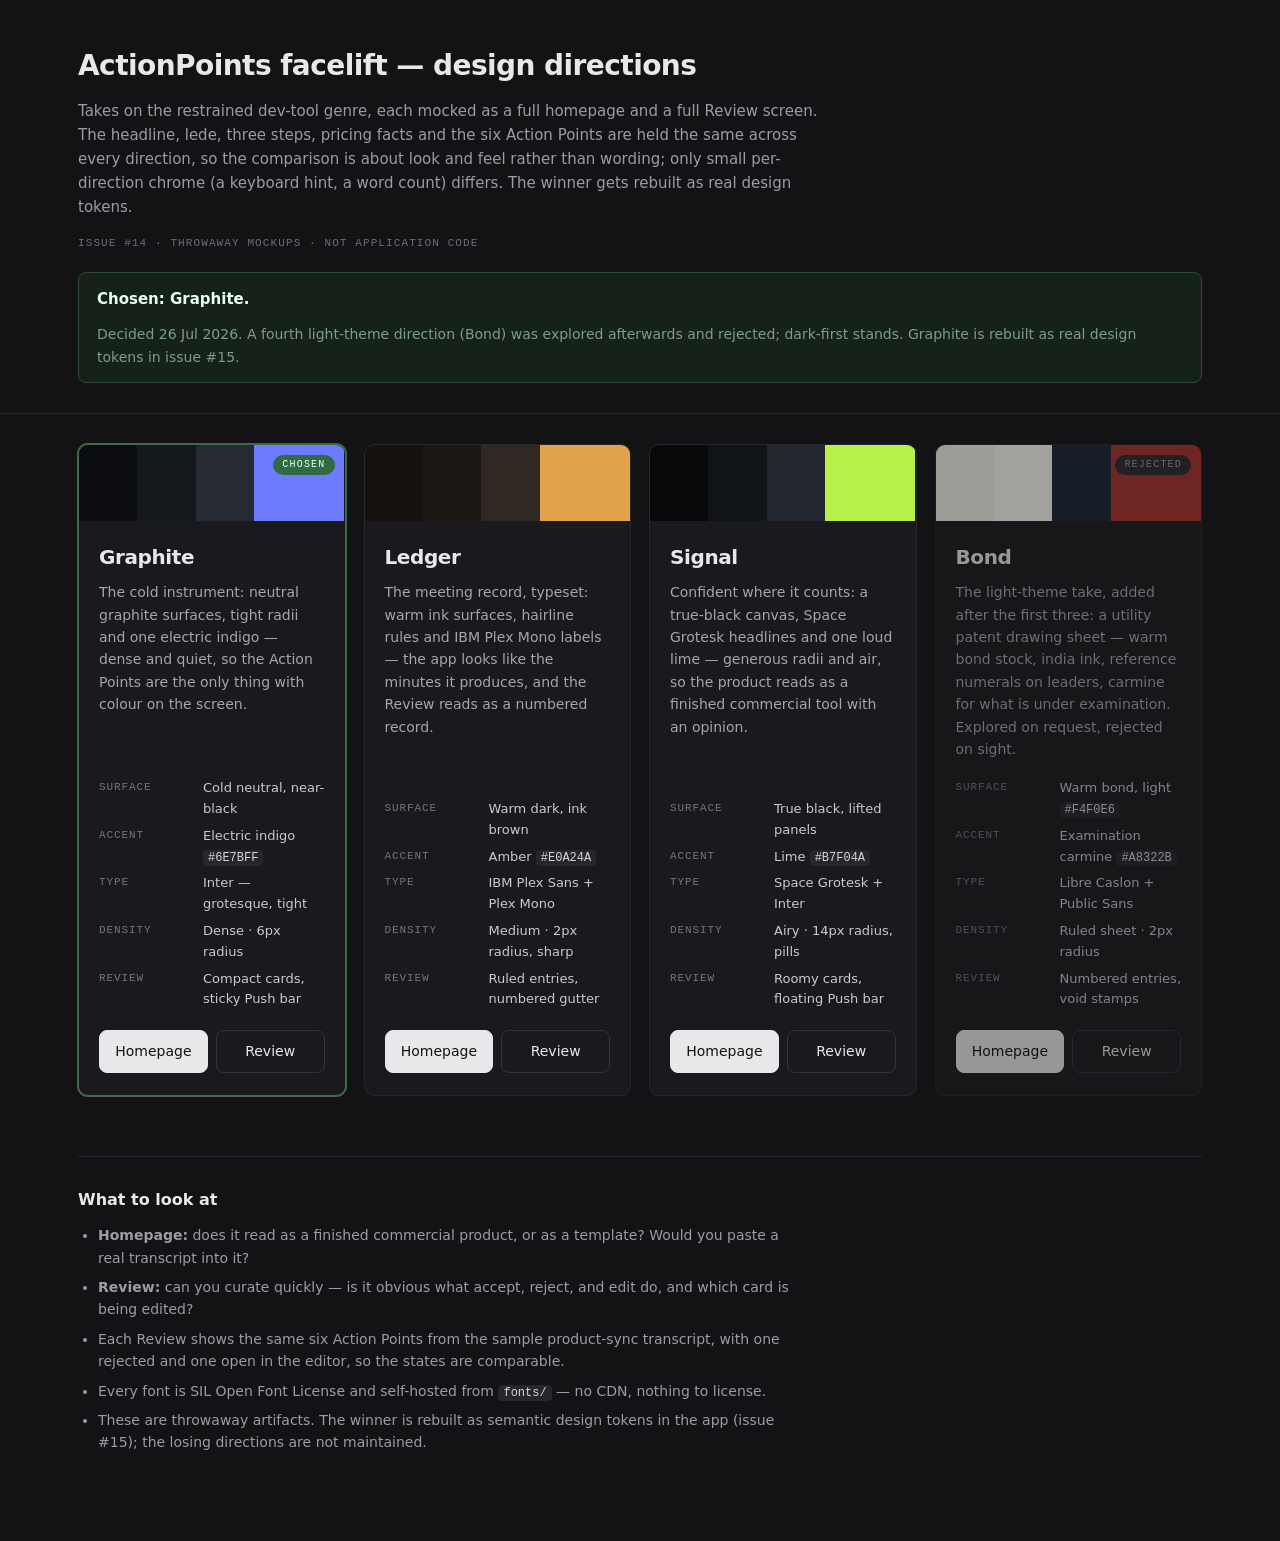
<file: docs/design/facelift-mockups/index.html>
<!doctype html>
<html lang="en">
<head>
<meta charset="utf-8">
<meta name="viewport" content="width=device-width, initial-scale=1">
<title>ActionPoints facelift — design directions</title>
<style>
  /* Deliberately neutral chrome: this chooser must not flatter any one
     direction. Grey, system type, no personality of its own. */
  * { box-sizing: border-box; }
  body {
    margin: 0; background: #131316; color: #e8e8ea;
    font-family: system-ui, -apple-system, "Segoe UI", sans-serif;
    font-size: 15px; line-height: 1.6;
    -webkit-font-smoothing: antialiased;
  }
  a { color: inherit; }
  .wrap { max-width: 1180px; margin: 0 auto; padding: 0 28px; }

  header { border-bottom: 1px solid #26262b; padding: 44px 0 30px; }
  h1 { margin: 0; font-size: 28px; letter-spacing: -0.02em; font-weight: 650; }
  header p { margin: 10px 0 0; max-width: 78ch; color: #9c9ca4; }
  header .meta {
    margin-top: 16px; font: 500 11px/1.6 ui-monospace, SFMono-Regular, Menlo, monospace;
    letter-spacing: .1em; text-transform: uppercase; color: #6e6e78;
  }

  .verdict {
    margin-top: 20px; border: 1px solid #2f4a38; border-radius: 8px; background: #16211a;
    padding: 14px 18px; display: flex; align-items: baseline; gap: 12px; flex-wrap: wrap;
    font-size: 14px; color: #b8d6c2;
  }
  .verdict b { color: #eafff1; font-size: 15px; }
  .verdict span { color: #7e9d8a; }

  .grid { display: grid; grid-template-columns: repeat(4, 1fr); gap: 18px; padding: 30px 0 60px; }
  .card {
    border: 1px solid #26262b; border-radius: 10px; background: #1a1a1e; overflow: hidden;
    display: flex; flex-direction: column; position: relative;
  }
  .card.is-chosen { border-color: #3d6b4d; box-shadow: 0 0 0 1px #3d6b4d; }
  .card.is-rejected { opacity: .62; }
  .card.is-rejected:hover { opacity: 1; }
  .verdict-tag {
    position: absolute; top: 10px; right: 10px; z-index: 2;
    font: 500 10px/1 ui-monospace, SFMono-Regular, Menlo, monospace;
    letter-spacing: .12em; text-transform: uppercase;
    border-radius: 999px; padding: 5px 9px;
  }
  .verdict-tag.chosen { background: #2f6b45; color: #eafff1; }
  .verdict-tag.rejected { background: #2a2a30; color: #9a9aa4; }
  .swatches { display: flex; height: 76px; }
  .swatches i { flex: 1; display: block; }
  .swatches i.accent { flex: 0 0 34%; }

  .card-body { padding: 20px 20px 22px; flex: 1; display: flex; flex-direction: column; }
  .name { margin: 0; font-size: 20px; font-weight: 650; letter-spacing: -0.02em; }
  .rationale { margin: 8px 0 0; color: #a5a5ad; font-size: 14px; flex: 1; }

  dl { margin: 18px 0 0; display: grid; grid-template-columns: 92px 1fr; gap: 6px 12px;
       font-size: 13px; }
  dt { color: #74747e; font: 500 11px/1.7 ui-monospace, SFMono-Regular, Menlo, monospace;
       letter-spacing: .08em; text-transform: uppercase; }
  dd { margin: 0; color: #c9c9d1; }

  .links { display: flex; gap: 8px; margin-top: 20px; }
  .links a {
    flex: 1; text-align: center; text-decoration: none;
    border: 1px solid #33333a; border-radius: 8px; padding: 9px 12px;
    font-size: 14px; font-weight: 500; color: #e8e8ea;
    transition: background .14s ease, border-color .14s ease;
  }
  .links a:hover { background: #232329; border-color: #45454e; }
  .links a.primary { background: #e8e8ea; color: #131316; border-color: #e8e8ea; }
  .links a.primary:hover { background: #fff; }

  section.notes { border-top: 1px solid #26262b; padding: 30px 0 80px; }
  section.notes h2 { font-size: 16px; margin: 0 0 12px; }
  section.notes ul { margin: 0; padding-left: 20px; color: #9c9ca4; font-size: 14px; max-width: 82ch; }
  section.notes li { margin-bottom: 7px; }
  code { font: 500 12px/1.4 ui-monospace, SFMono-Regular, Menlo, monospace;
         background: #26262b; border-radius: 4px; padding: 1px 5px; color: #d5d5dd; }

  @media (max-width: 1150px) { .grid { grid-template-columns: repeat(2, 1fr); } }
  @media (max-width: 700px)  { .grid { grid-template-columns: 1fr; } }
</style>
</head>
<body>

<header>
  <div class="wrap">
    <h1>ActionPoints facelift — design directions</h1>
    <p>
      Takes on the restrained dev-tool genre, each mocked as a full homepage and a full Review
      screen. The headline, lede, three steps, pricing facts and the six Action Points are held
      the same across every direction, so the comparison is about look and feel rather than
      wording; only small per-direction chrome (a keyboard hint, a word count) differs. The
      winner gets rebuilt as real design tokens.
    </p>
    <p class="meta">Issue #14 · throwaway mockups · not application code</p>
    <div class="verdict">
      <b>Chosen: Graphite.</b>
      <span>Decided 26 Jul 2026. A fourth light-theme direction (Bond) was explored afterwards and
      rejected; dark-first stands. Graphite is rebuilt as real design tokens in issue #15.</span>
    </div>
  </div>
</header>

<div class="wrap">
  <div class="grid">

    <article class="card is-chosen">
      <span class="verdict-tag chosen">Chosen</span>
      <div class="swatches">
        <i style="background:#0b0d10"></i>
        <i style="background:#14171c"></i>
        <i style="background:#262b33"></i>
        <i class="accent" style="background:#6e7bff"></i>
      </div>
      <div class="card-body">
        <h2 class="name">Graphite</h2>
        <p class="rationale">
          The cold instrument: neutral graphite surfaces, tight radii and one electric indigo —
          dense and quiet, so the Action Points are the only thing with colour on the screen.
        </p>
        <dl>
          <dt>Surface</dt><dd>Cold neutral, near-black</dd>
          <dt>Accent</dt><dd>Electric indigo <code>#6E7BFF</code></dd>
          <dt>Type</dt><dd>Inter — grotesque, tight</dd>
          <dt>Density</dt><dd>Dense · 6px radius</dd>
          <dt>Review</dt><dd>Compact cards, sticky Push bar</dd>
        </dl>
        <div class="links">
          <a class="primary" href="graphite-home.html">Homepage</a>
          <a href="graphite-review.html">Review</a>
        </div>
      </div>
    </article>

    <article class="card">
      <div class="swatches">
        <i style="background:#14110e"></i>
        <i style="background:#1b1713"></i>
        <i style="background:#302921"></i>
        <i class="accent" style="background:#e0a24a"></i>
      </div>
      <div class="card-body">
        <h2 class="name">Ledger</h2>
        <p class="rationale">
          The meeting record, typeset: warm ink surfaces, hairline rules and IBM Plex Mono labels —
          the app looks like the minutes it produces, and the Review reads as a numbered record.
        </p>
        <dl>
          <dt>Surface</dt><dd>Warm dark, ink brown</dd>
          <dt>Accent</dt><dd>Amber <code>#E0A24A</code></dd>
          <dt>Type</dt><dd>IBM Plex Sans + Plex Mono</dd>
          <dt>Density</dt><dd>Medium · 2px radius, sharp</dd>
          <dt>Review</dt><dd>Ruled entries, numbered gutter</dd>
        </dl>
        <div class="links">
          <a class="primary" href="ledger-home.html">Homepage</a>
          <a href="ledger-review.html">Review</a>
        </div>
      </div>
    </article>

    <article class="card">
      <div class="swatches">
        <i style="background:#07080a"></i>
        <i style="background:#101317"></i>
        <i style="background:#232830"></i>
        <i class="accent" style="background:#b7f04a"></i>
      </div>
      <div class="card-body">
        <h2 class="name">Signal</h2>
        <p class="rationale">
          Confident where it counts: a true-black canvas, Space Grotesk headlines and one loud lime —
          generous radii and air, so the product reads as a finished commercial tool with an opinion.
        </p>
        <dl>
          <dt>Surface</dt><dd>True black, lifted panels</dd>
          <dt>Accent</dt><dd>Lime <code>#B7F04A</code></dd>
          <dt>Type</dt><dd>Space Grotesk + Inter</dd>
          <dt>Density</dt><dd>Airy · 14px radius, pills</dd>
          <dt>Review</dt><dd>Roomy cards, floating Push bar</dd>
        </dl>
        <div class="links">
          <a class="primary" href="signal-home.html">Homepage</a>
          <a href="signal-review.html">Review</a>
        </div>
      </div>
    </article>

    <article class="card is-rejected">
      <span class="verdict-tag rejected">Rejected</span>
      <div class="swatches">
        <i style="background:#f4f0e6"></i>
        <i style="background:#fcfaf4"></i>
        <i style="background:#1b2432"></i>
        <i class="accent" style="background:#a8322b"></i>
      </div>
      <div class="card-body">
        <h2 class="name">Bond</h2>
        <p class="rationale">
          The light-theme take, added after the first three: a utility patent drawing sheet —
          warm bond stock, india ink, reference numerals on leaders, carmine for what is under
          examination. Explored on request, rejected on sight.
        </p>
        <dl>
          <dt>Surface</dt><dd>Warm bond, light <code>#F4F0E6</code></dd>
          <dt>Accent</dt><dd>Examination carmine <code>#A8322B</code></dd>
          <dt>Type</dt><dd>Libre Caslon + Public Sans</dd>
          <dt>Density</dt><dd>Ruled sheet · 2px radius</dd>
          <dt>Review</dt><dd>Numbered entries, void stamps</dd>
        </dl>
        <div class="links">
          <a class="primary" href="bond-home.html">Homepage</a>
          <a href="bond-review.html">Review</a>
        </div>
      </div>
    </article>

  </div>

  <section class="notes">
    <h2>What to look at</h2>
    <ul>
      <li><strong>Homepage:</strong> does it read as a finished commercial product, or as a template? Would you paste a real transcript into it?</li>
      <li><strong>Review:</strong> can you curate quickly — is it obvious what accept, reject, and edit do, and which card is being edited?</li>
      <li>Each Review shows the same six Action Points from the sample product-sync transcript, with one rejected and one open in the editor, so the states are comparable.</li>
      <li>Every font is SIL Open Font License and self-hosted from <code>fonts/</code> — no CDN, nothing to license.</li>
      <li>These are throwaway artifacts. The winner is rebuilt as semantic design tokens in the app (issue #15); the losing directions are not maintained.</li>
    </ul>
  </section>
</div>

</body>
</html>
</file>
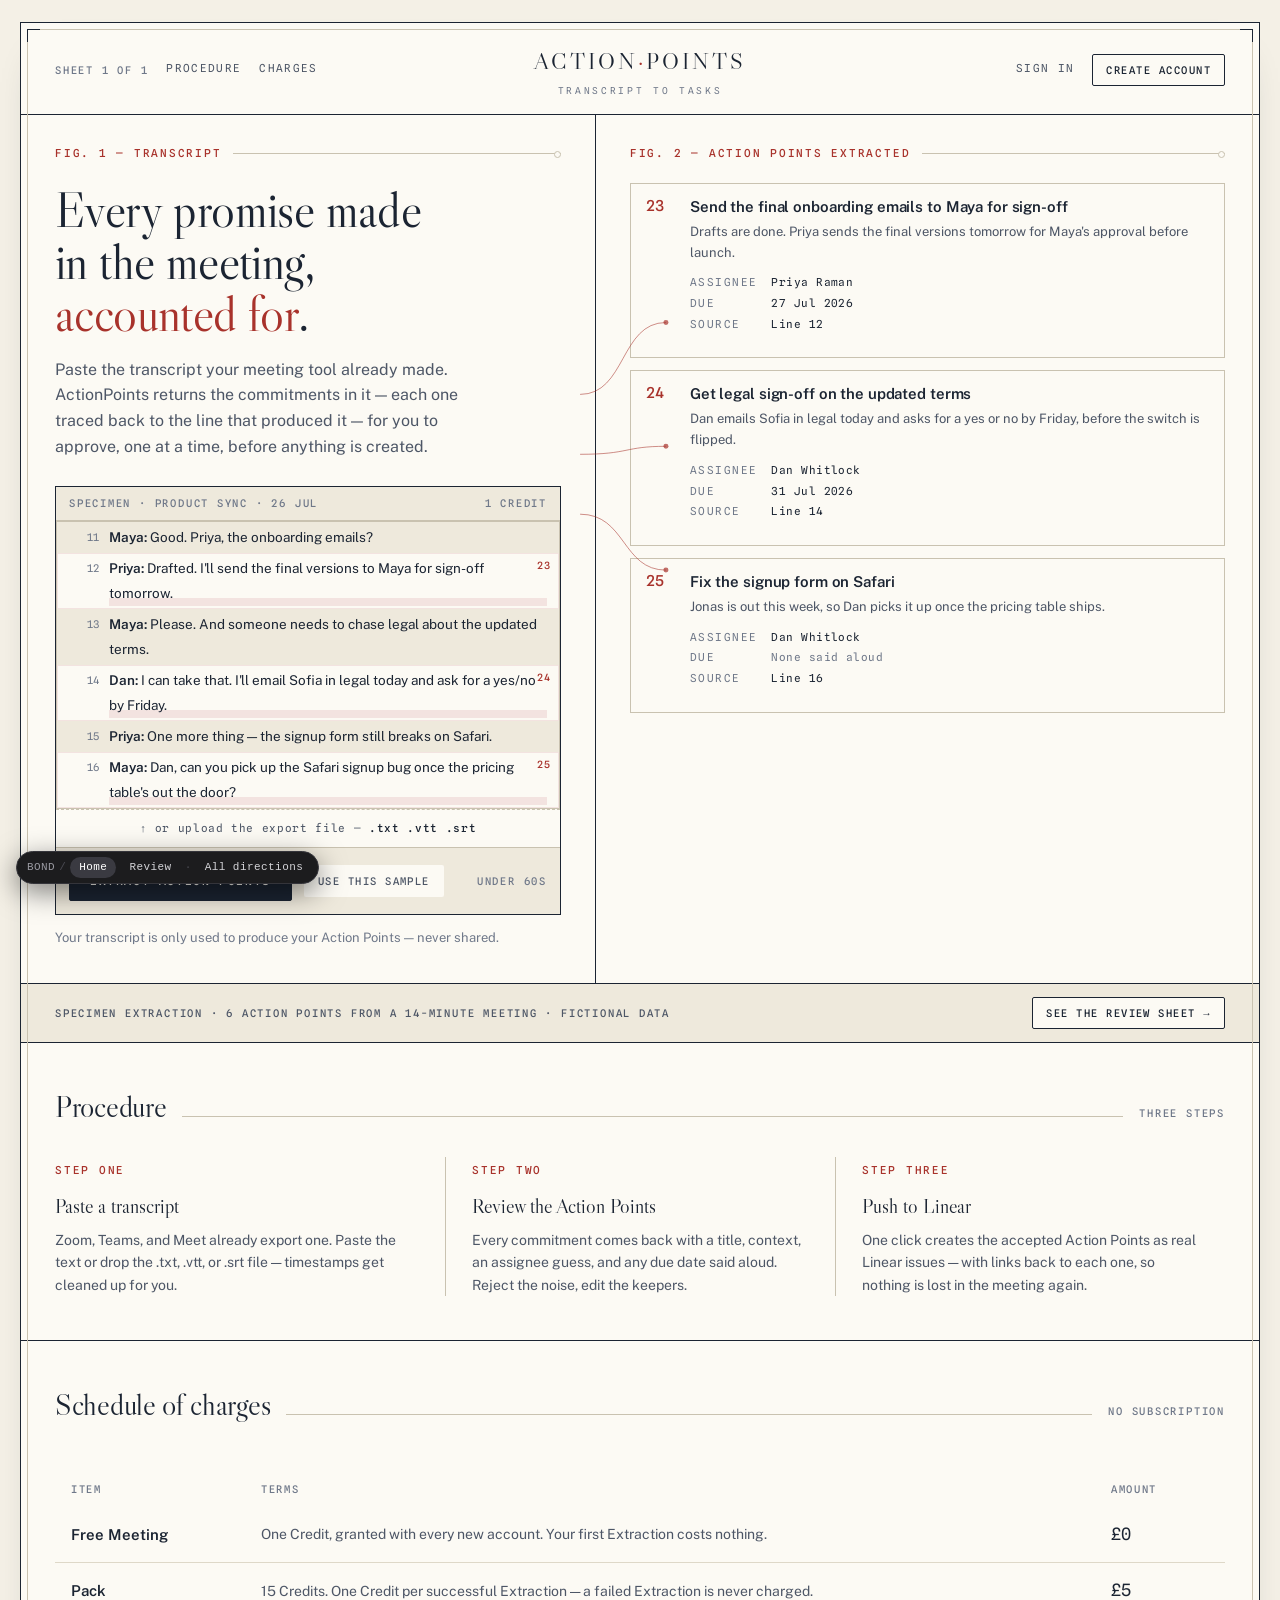
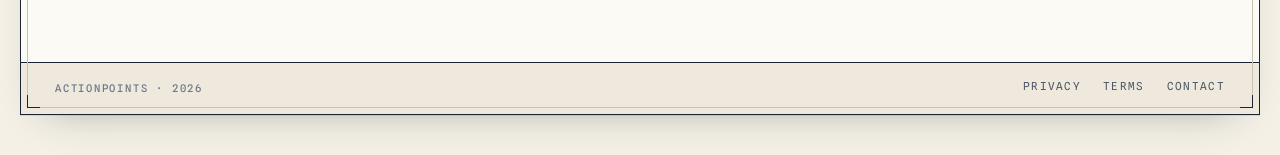
<file: docs/design/facelift-mockups/bond-home.html>
<!doctype html>
<html lang="en" data-theme="light">
<head>
<meta charset="utf-8">
<meta name="viewport" content="width=device-width, initial-scale=1">
<title>Bond — Homepage — ActionPoints mockup</title>

<!--
  DIRECTION CONTRACT — "BOND"

  THESIS: An Action Point is a claim under examination, not a card in a feed. This surface
  shows the transcript and the extracted claims on one ruled sheet, tied by leader lines, and
  refuses the dark SaaS gradient hero with a floating app screenshot.

  OWN-WORLD: The utility patent drawing sheet. Warm bond ground, navy india ink, hairline
  rules terminating in small circles, a ruled sheet border with corner zone marks, reference
  numerals on curved leaders, carmine reserved for what is under examination, a green seal for
  what has been granted. Libre Caslon Display heads, Public Sans text, Spline Sans Mono numerals.

  STORY: The visitor sees a real transcript on the left and the commitments pulled out of it on
  the right, numbered and traced back to the line that produced them. They believe the
  extraction is accountable, not magic. They paste their own transcript.

  FIRST VIEWPORT: Sheet head with wordmark, sheet number and date. Below it, two ruled panes —
  FIG. 1 the transcript with three utterances marked, FIG. 2 the Action Points those utterances
  produced, joined by drawn leaders. The composer and its primary action sit under FIG. 1.

  FORM: Patent drawing sheet, candidate 4 of the grounded list, fused from the dealt challenger
  and taking the two-key-commit staging for the Push. Seed key ap-facelift-light-1.
-->

<style>
  @font-face {
    font-family: 'Libre Caslon Display';
    src: url('fonts/LibreCaslonDisplay-400.woff2') format('woff2');
    font-weight: 400; font-style: normal; font-display: swap;
  }
  @font-face {
    font-family: 'Public Sans';
    src: url('fonts/PublicSans-var.woff2') format('woff2');
    font-weight: 100 900; font-style: normal; font-display: swap;
  }
  @font-face {
    font-family: 'Spline Sans Mono';
    src: url('fonts/SplineSansMono-var.woff2') format('woff2');
    font-weight: 300 700; font-style: normal; font-display: swap;
  }

  /* ── Bond tokens ─────────────────────────────────────────────────
     Warm bond stock, navy india ink, one examination ink. Colour is
     evidence: carmine means under examination, green means granted. */
  :root {
    --bond:        #f4f0e6;   /* the sheet stock */
    --sheet:       #fcfaf4;   /* drawn-on surface */
    --sheet-sunk:  #eee9dc;   /* recessed panes, table stripes */
    --ink:         #1b2432;   /* india ink, navy-black */
    --ink-2:       #4d5666;   /* secondary text */
    --ink-3:       #6f7889;   /* labels, numerals, quiet metadata */
    --rule:        #c9c2b0;   /* hairline */
    --rule-soft:   #ded8c8;
    --exam:        #a8322b;   /* under examination */
    --exam-soft:   #f3e3e0;
    --granted:     #2e5e4e;   /* sealed, created in the Task Sink */
    --granted-soft:#e2ece7;
    --radius:      2px;
    --display: 'Libre Caslon Display', Georgia, serif;
    --text:    'Public Sans', system-ui, sans-serif;
    --num:     'Spline Sans Mono', ui-monospace, SFMono-Regular, monospace;
  }

  * { box-sizing: border-box; }
  html { -webkit-font-smoothing: antialiased; }
  body {
    margin: 0; background: var(--bond); color: var(--ink);
    font-family: var(--text); font-size: 15px; line-height: 1.6;
  }
  a { color: inherit; }

  /* Every screen is a sheet: a ruled border with corner zone marks. */
  .sheet {
    max-width: 1240px; margin: 22px auto 40px; background: var(--sheet);
    border: 1px solid var(--ink); position: relative;
    box-shadow: 0 1px 0 rgba(27,36,50,.10), 0 18px 40px -28px rgba(27,36,50,.45);
  }
  .sheet::before {
    content: ""; position: absolute; inset: 6px; border: 1px solid var(--rule);
    pointer-events: none;
  }
  .corner {
    position: absolute; width: 13px; height: 13px; border: 0 solid var(--ink); z-index: 2;
  }
  .corner.tl { top: 6px; left: 6px; border-top-width: 1px; border-left-width: 1px; }
  .corner.tr { top: 6px; right: 6px; border-top-width: 1px; border-right-width: 1px; }
  .corner.bl { bottom: 6px; left: 6px; border-bottom-width: 1px; border-left-width: 1px; }
  .corner.br { bottom: 6px; right: 6px; border-bottom-width: 1px; border-right-width: 1px; }

  .caps {
    font-family: var(--num); font-size: 10.5px; font-weight: 500;
    letter-spacing: .17em; text-transform: uppercase; color: var(--ink-3);
  }

  /* ── Sheet head: the title block ─────────────────────────────── */
  .head {
    display: grid; grid-template-columns: 1fr auto 1fr; align-items: center;
    gap: 24px; padding: 20px 34px 16px; border-bottom: 1px solid var(--ink);
  }
  .head .left, .head .right { display: flex; align-items: center; gap: 18px; }
  .head .right { justify-content: flex-end; }
  .wordmark {
    font-family: var(--display); font-size: 23px; letter-spacing: .13em;
    text-transform: uppercase; text-decoration: none; white-space: nowrap;
  }
  .wordmark .dot { color: var(--exam); }
  .head .sub {
    display: block; text-align: center; margin-top: 3px;
    font-family: var(--num); font-size: 9.5px; letter-spacing: .28em;
    text-transform: uppercase; color: var(--ink-3);
  }
  .navlink {
    font-family: var(--num); font-size: 11px; letter-spacing: .12em;
    text-transform: uppercase; text-decoration: none; color: var(--ink-2);
    padding-bottom: 2px; border-bottom: 1px solid transparent;
  }
  .navlink:hover { color: var(--ink); border-bottom-color: var(--exam); }

  /* ── Controls ────────────────────────────────────────────────── */
  .btn {
    display: inline-flex; align-items: center; justify-content: center; gap: 9px;
    height: 40px; padding: 0 20px; border: 1px solid var(--ink); border-radius: var(--radius);
    background: var(--sheet); color: var(--ink); cursor: pointer; text-decoration: none;
    font-family: var(--num); font-size: 11.5px; font-weight: 500;
    letter-spacing: .14em; text-transform: uppercase;
    transition: background .14s ease, color .14s ease, box-shadow .14s ease;
  }
  .btn:hover { box-shadow: 2px 2px 0 var(--ink); transform: translate(-1px,-1px); }
  .btn:active { box-shadow: none; transform: none; }
  .btn:focus-visible { outline: 2px solid var(--exam); outline-offset: 3px; }
  .btn-primary { background: var(--ink); color: var(--sheet); }
  .btn-primary:hover { background: #0f1725; }
  .btn-quiet { border-color: transparent; color: var(--ink-2); }
  .btn-quiet:hover { color: var(--ink); border-color: var(--rule); box-shadow: none; transform: none; }
  .btn-sm { height: 32px; padding: 0 13px; font-size: 10.5px; }

  /* ── First viewport: two ruled panes, one drawn relationship ─── */
  .plate { display: grid; grid-template-columns: 1.02fr 1.18fr; }
  .pane { padding: 30px 34px 34px; }
  .pane + .pane { border-left: 1px solid var(--ink); }
  .pane-label {
    display: flex; align-items: center; gap: 12px; margin-bottom: 20px;
  }
  .pane-label .fig {
    font-family: var(--num); font-size: 11px; font-weight: 500; letter-spacing: .16em;
    color: var(--exam); text-transform: uppercase; white-space: nowrap;
  }
  .pane-label .lead-rule { flex: 1; height: 1px; background: var(--rule); position: relative; }
  .pane-label .lead-rule::after {
    content: ""; position: absolute; right: 0; top: -2px;
    width: 5px; height: 5px; border: 1px solid var(--rule);
    border-radius: 50%; background: var(--sheet);
  }

  h1 {
    font-family: var(--display); font-weight: 400; margin: 0;
    font-size: 50px; line-height: 1.04; letter-spacing: -0.012em;
  }
  h1 .exam { color: var(--exam); }
  .lede {
    margin: 18px 0 0; max-width: 44ch; font-size: 16px; color: var(--ink-2); line-height: 1.62;
  }

  /* Composer */
  .composer { margin-top: 26px; border: 1px solid var(--ink); background: var(--sheet); }
  .composer-head {
    display: flex; align-items: center; justify-content: space-between;
    padding: 8px 13px; border-bottom: 1px solid var(--rule); background: var(--sheet-sunk);
  }
  textarea {
    display: block; width: 100%; min-height: 148px; resize: vertical; border: 0;
    background: transparent; color: var(--ink); padding: 15px;
    font-family: var(--text); font-size: 14.5px; line-height: 1.7;
  }
  textarea::placeholder { color: var(--ink-3); }
  textarea:focus { outline: none; }
  .composer:focus-within { box-shadow: 0 0 0 2px var(--exam-soft); border-color: var(--exam); }
  .dropzone {
    display: block; text-align: center; padding: 10px;
    border-top: 1px dashed var(--rule); cursor: pointer;
    font-family: var(--num); font-size: 11px; letter-spacing: .06em; color: var(--ink-2);
  }
  .dropzone:hover { background: var(--sheet-sunk); color: var(--ink); }
  .dropzone b { color: var(--ink); font-weight: 500; }
  .composer-foot {
    display: flex; align-items: center; gap: 12px; flex-wrap: wrap;
    padding: 13px; border-top: 1px solid var(--rule); background: var(--sheet-sunk);
  }
  .composer-foot .spacer { flex: 1; }
  .note { margin: 13px 0 0; font-size: 13px; color: var(--ink-3); }

  /* FIG. 1 — the transcript, with the marked utterances */
  .transcript {
    border: 1px solid var(--rule); background: var(--sheet-sunk);
    font-size: 13.5px; line-height: 1.85;
  }
  .transcript .line {
    display: grid; grid-template-columns: 34px 1fr; gap: 10px;
    padding: 3px 12px 3px 8px; position: relative;
  }
  .transcript .ln {
    font-family: var(--num); font-size: 10.5px; color: var(--ink-3);
    text-align: right; padding-top: 3px; user-select: none;
  }
  .transcript .who { font-weight: 600; }
  .transcript .line.is-marked { background: var(--sheet); box-shadow: inset 0 0 0 1px var(--exam-soft); }
  .transcript .line.is-marked .say { box-shadow: inset 0 -8px 0 var(--exam-soft); }
  .transcript .tag {
    position: absolute; right: 8px; top: 3px;
    font-family: var(--num); font-size: 10px; font-weight: 500; color: var(--exam);
    letter-spacing: .08em;
  }

  /* FIG. 2 — the extracted claims */
  .claims { display: grid; gap: 12px; }
  .claim {
    display: grid; grid-template-columns: 30px 1fr; gap: 14px;
    border: 1px solid var(--rule); background: var(--sheet); padding: 13px 15px;
    position: relative;
  }
  .claim .numeral {
    font-family: var(--num); font-size: 15px; font-weight: 500; color: var(--exam);
    line-height: 1.3;
  }
  .claim h3 { margin: 0; font-size: 15px; font-weight: 600; letter-spacing: -0.008em; line-height: 1.35; }
  .claim p { margin: 5px 0 0; font-size: 13px; color: var(--ink-2); }
  .spec {
    display: grid; grid-template-columns: auto 1fr; gap: 3px 14px; margin-top: 11px;
    font-family: var(--num); font-size: 11px; letter-spacing: .04em;
  }
  .spec dt { color: var(--ink-3); text-transform: uppercase; letter-spacing: .13em; }
  .spec dd { margin: 0; color: var(--ink); }
  .spec dd.none { color: var(--ink-3); }

  .plate-foot {
    grid-column: 1 / -1; border-top: 1px solid var(--ink);
    padding: 13px 34px; display: flex; align-items: center; gap: 16px; flex-wrap: wrap;
    background: var(--sheet-sunk);
  }
  .plate-foot .spacer { flex: 1; }
  .plate-foot .caps { color: var(--ink-2); }

  /* ── Procedure: how it works, as sheet notes ─────────────────── */
  .band { border-top: 1px solid var(--ink); padding: 40px 34px 44px; }
  .band-head { display: flex; align-items: baseline; gap: 16px; margin-bottom: 26px; }
  h2 {
    font-family: var(--display); font-weight: 400; margin: 0;
    font-size: 30px; letter-spacing: -0.01em;
  }
  .band-head .rule { flex: 1; height: 1px; background: var(--rule); }

  .steps { display: grid; grid-template-columns: repeat(3, 1fr); }
  .step { padding: 0 26px; border-left: 1px solid var(--rule); }
  .step:first-child { padding-left: 0; border-left: 0; }
  .step:last-child { padding-right: 0; }
  .step .numeral {
    font-family: var(--num); font-size: 11px; font-weight: 500; letter-spacing: .16em;
    color: var(--exam); text-transform: uppercase;
  }
  .step h3 { font-family: var(--display); font-weight: 400; margin: 9px 0 7px; font-size: 20px; }
  .step p { margin: 0; font-size: 14px; color: var(--ink-2); max-width: 38ch; }

  /* ── Schedule of charges ─────────────────────────────────────── */
  .charges { width: 100%; border-collapse: collapse; }
  .charges caption { text-align: left; padding-bottom: 12px; }
  .charges th, .charges td { text-align: left; padding: 14px 16px; border-bottom: 1px solid var(--rule-soft); }
  .charges thead th {
    font-family: var(--num); font-size: 10.5px; font-weight: 500; letter-spacing: .16em;
    text-transform: uppercase; color: var(--ink-3); border-bottom: 1px solid var(--ink); padding-bottom: 9px;
  }
  .charges tbody th { font-weight: 600; font-size: 15px; width: 190px; }
  .charges td.amount { font-family: var(--num); font-size: 17px; width: 130px; }
  .charges td p { margin: 0; font-size: 14px; color: var(--ink-2); }
  .charges tr:last-child td, .charges tr:last-child th { border-bottom: 0; }

  /* ── Sheet foot ──────────────────────────────────────────────── */
  .foot {
    border-top: 1px solid var(--ink); padding: 15px 34px;
    display: flex; align-items: center; justify-content: space-between; gap: 20px;
    background: var(--sheet-sunk);
  }
  .foot nav { display: flex; gap: 22px; }

  /* One authored moment: the leaders draw themselves, once. */
  .leaders { position: absolute; inset: 0; pointer-events: none; z-index: 1; }
  .leaders path {
    fill: none; stroke: var(--exam); stroke-width: 1; opacity: .55;
    stroke-dasharray: 460; stroke-dashoffset: 460;
    animation: draw 1.15s cubic-bezier(.16,1,.3,1) forwards;
  }
  .leaders path:nth-child(2) { animation-delay: .13s; }
  .leaders path:nth-child(3) { animation-delay: .26s; }
  .leaders circle { fill: var(--exam); opacity: 0; animation: dot .3s ease-out .9s forwards; }
  @keyframes draw { to { stroke-dashoffset: 0; } }
  @keyframes dot  { to { opacity: .7; } }
  @media (prefers-reduced-motion: reduce) {
    .leaders path { animation: none; stroke-dashoffset: 0; }
    .leaders circle { animation: none; opacity: .7; }
  }

  /* ── Mockup scaffolding (not part of the design) ─────────────── */
  .mockup-nav {
    position: fixed; left: 16px; bottom: 16px; z-index: 90;
    display: flex; align-items: center; gap: 4px;
    padding: 5px 6px 5px 10px; border-radius: 999px;
    background: #1c1c1e; border: 1px solid #34343a;
    box-shadow: 0 8px 28px rgba(0,0,0,.5);
    font: 500 11px/1 ui-monospace, SFMono-Regular, Menlo, monospace;
    color: #9a9aa2; letter-spacing: .04em;
  }
  .mockup-nav a { text-decoration: none; color: #d4d4d8; padding: 5px 9px; border-radius: 999px; }
  .mockup-nav a:hover { background: #2a2a2e; }
  .mockup-nav a[aria-current] { background: #3a3a41; color: #fff; }
  .mockup-nav .sep { color: #4a4a52; }

  @media (max-width: 1000px) {
    .plate { grid-template-columns: 1fr; }
    .pane + .pane { border-left: 0; border-top: 1px solid var(--ink); }
    .leaders { display: none; }
    h1 { font-size: 38px; }
    .steps { grid-template-columns: 1fr; gap: 26px; }
    .step { padding: 0; border-left: 0; }
  }
  @media (max-width: 680px) {
    .sheet { margin: 10px; }
    .pane, .band, .foot, .head { padding-left: 18px; padding-right: 18px; }
    .head { grid-template-columns: 1fr; gap: 12px; text-align: center; }
    .head .left, .head .right { justify-content: center; flex-wrap: wrap; }
    h1 { font-size: 32px; }
    .charges thead { display: none; }
    .charges tbody th, .charges td { display: block; border-bottom: 0; padding: 4px 0; }
    .charges tbody tr { display: block; border-bottom: 1px solid var(--rule-soft); padding: 14px 0; }
  }
</style>
</head>
<body>

<div class="sheet">
  <span class="corner tl"></span><span class="corner tr"></span>
  <span class="corner bl"></span><span class="corner br"></span>

  <header class="head">
    <div class="left">
      <span class="caps">Sheet 1 of 1</span>
      <a class="navlink" href="#procedure">Procedure</a>
      <a class="navlink" href="#charges">Charges</a>
    </div>
    <div>
      <a class="wordmark" href="#">Action<span class="dot">·</span>Points</a>
      <span class="sub">Transcript to tasks</span>
    </div>
    <div class="right">
      <a class="navlink" href="#">Sign in</a>
      <a class="btn btn-sm" href="#">Create account</a>
    </div>
  </header>

  <div class="plate">
    <svg class="leaders" viewBox="0 0 1240 780" preserveAspectRatio="none" aria-hidden="true">
      <path d="M 560 372 C 606 372 600 300 646 300" />
      <path d="M 560 432 C 610 432 604 424 646 424" />
      <path d="M 560 492 C 606 492 602 548 646 548" />
      <circle cx="646" cy="300" r="2.5" />
      <circle cx="646" cy="424" r="2.5" />
      <circle cx="646" cy="548" r="2.5" />
    </svg>

    <section class="pane">
      <div class="pane-label">
        <span class="fig">Fig. 1 — Transcript</span>
        <span class="lead-rule"></span>
      </div>

      <h1>Every promise made<br>in the meeting,<br><span class="exam">accounted for</span>.</h1>
      <p class="lede">
        Paste the transcript your meeting tool already made. ActionPoints returns the
        commitments in it — each one traced back to the line that produced it — for you to
        approve, one at a time, before anything is created.
      </p>

      <form class="composer" onsubmit="return false">
        <div class="composer-head">
          <span class="caps">Specimen · Product sync · 26 Jul</span>
          <span class="caps">1 Credit</span>
        </div>
        <div class="transcript">
          <div class="line"><span class="ln">11</span><span class="say"><span class="who">Maya:</span> Good. Priya, the onboarding emails?</span></div>
          <div class="line is-marked"><span class="ln">12</span><span class="say"><span class="who">Priya:</span> Drafted. I'll send the final versions to Maya for sign-off tomorrow.</span><span class="tag">23</span></div>
          <div class="line"><span class="ln">13</span><span class="say"><span class="who">Maya:</span> Please. And someone needs to chase legal about the updated terms.</span></div>
          <div class="line is-marked"><span class="ln">14</span><span class="say"><span class="who">Dan:</span> I can take that. I'll email Sofia in legal today and ask for a yes/no by Friday.</span><span class="tag">24</span></div>
          <div class="line"><span class="ln">15</span><span class="say"><span class="who">Priya:</span> One more thing — the signup form still breaks on Safari.</span></div>
          <div class="line is-marked"><span class="ln">16</span><span class="say"><span class="who">Maya:</span> Dan, can you pick up the Safari signup bug once the pricing table's out the door?</span><span class="tag">25</span></div>
        </div>
        <label class="dropzone">↑ or upload the export file — <b>.txt .vtt .srt</b></label>
        <div class="composer-foot">
          <button class="btn btn-primary" type="submit">Extract Action Points</button>
          <button class="btn btn-quiet btn-sm" type="button">Use this sample</button>
          <span class="spacer"></span>
          <span class="caps">Under 60s</span>
        </div>
      </form>
      <p class="note">Your transcript is only used to produce your Action Points — never shared.</p>
    </section>

    <section class="pane">
      <div class="pane-label">
        <span class="fig">Fig. 2 — Action Points extracted</span>
        <span class="lead-rule"></span>
      </div>

      <div class="claims">
        <article class="claim">
          <span class="numeral">23</span>
          <div>
            <h3>Send the final onboarding emails to Maya for sign-off</h3>
            <p>Drafts are done. Priya sends the final versions tomorrow for Maya's approval before launch.</p>
            <dl class="spec">
              <dt>Assignee</dt><dd>Priya Raman</dd>
              <dt>Due</dt><dd>27 Jul 2026</dd>
              <dt>Source</dt><dd>Line 12</dd>
            </dl>
          </div>
        </article>

        <article class="claim">
          <span class="numeral">24</span>
          <div>
            <h3>Get legal sign-off on the updated terms</h3>
            <p>Dan emails Sofia in legal today and asks for a yes or no by Friday, before the switch is flipped.</p>
            <dl class="spec">
              <dt>Assignee</dt><dd>Dan Whitlock</dd>
              <dt>Due</dt><dd>31 Jul 2026</dd>
              <dt>Source</dt><dd>Line 14</dd>
            </dl>
          </div>
        </article>

        <article class="claim">
          <span class="numeral">25</span>
          <div>
            <h3>Fix the signup form on Safari</h3>
            <p>Jonas is out this week, so Dan picks it up once the pricing table ships.</p>
            <dl class="spec">
              <dt>Assignee</dt><dd>Dan Whitlock</dd>
              <dt>Due</dt><dd class="none">None said aloud</dd>
              <dt>Source</dt><dd>Line 16</dd>
            </dl>
          </div>
        </article>
      </div>
    </section>

    <div class="plate-foot">
      <span class="caps">Specimen extraction · 6 Action Points from a 14-minute meeting · fictional data</span>
      <span class="spacer"></span>
      <a class="btn btn-sm" href="bond-review.html">See the Review sheet →</a>
    </div>
  </div>

  <section class="band" id="procedure">
    <div class="band-head">
      <h2>Procedure</h2>
      <span class="rule"></span>
      <span class="caps">Three steps</span>
    </div>
    <div class="steps">
      <div class="step">
        <span class="numeral">Step one</span>
        <h3>Paste a transcript</h3>
        <p>Zoom, Teams, and Meet already export one. Paste the text or drop the .txt, .vtt, or .srt file — timestamps get cleaned up for you.</p>
      </div>
      <div class="step">
        <span class="numeral">Step two</span>
        <h3>Review the Action Points</h3>
        <p>Every commitment comes back with a title, context, an assignee guess, and any due date said aloud. Reject the noise, edit the keepers.</p>
      </div>
      <div class="step">
        <span class="numeral">Step three</span>
        <h3>Push to Linear</h3>
        <p>One click creates the accepted Action Points as real Linear issues — with links back to each one, so nothing is lost in the meeting again.</p>
      </div>
    </div>
  </section>

  <section class="band" id="charges">
    <table class="charges">
      <caption>
        <span class="band-head" style="display:flex">
          <h2>Schedule of charges</h2>
          <span class="rule"></span>
          <span class="caps">No subscription</span>
        </span>
      </caption>
      <thead>
        <tr><th scope="col">Item</th><th scope="col">Terms</th><th scope="col">Amount</th></tr>
      </thead>
      <tbody>
        <tr>
          <th scope="row">Free Meeting</th>
          <td><p>One Credit, granted with every new account. Your first Extraction costs nothing.</p></td>
          <td class="amount">£0</td>
        </tr>
        <tr>
          <th scope="row">Pack</th>
          <td><p>15 Credits. One Credit per successful Extraction — a failed Extraction is never charged.</p></td>
          <td class="amount">£5</td>
        </tr>
      </tbody>
    </table>
  </section>

  <footer class="foot">
    <span class="caps">ActionPoints · 2026</span>
    <nav>
      <a class="navlink" href="#">Privacy</a>
      <a class="navlink" href="#">Terms</a>
      <a class="navlink" href="#">Contact</a>
    </nav>
  </footer>
</div>

<div class="mockup-nav">
  BOND <span class="sep">/</span>
  <a href="bond-home.html" aria-current="page">Home</a>
  <a href="bond-review.html">Review</a>
  <span class="sep">·</span>
  <a href="index.html">All directions</a>
</div>

</body>
</html>
</file>
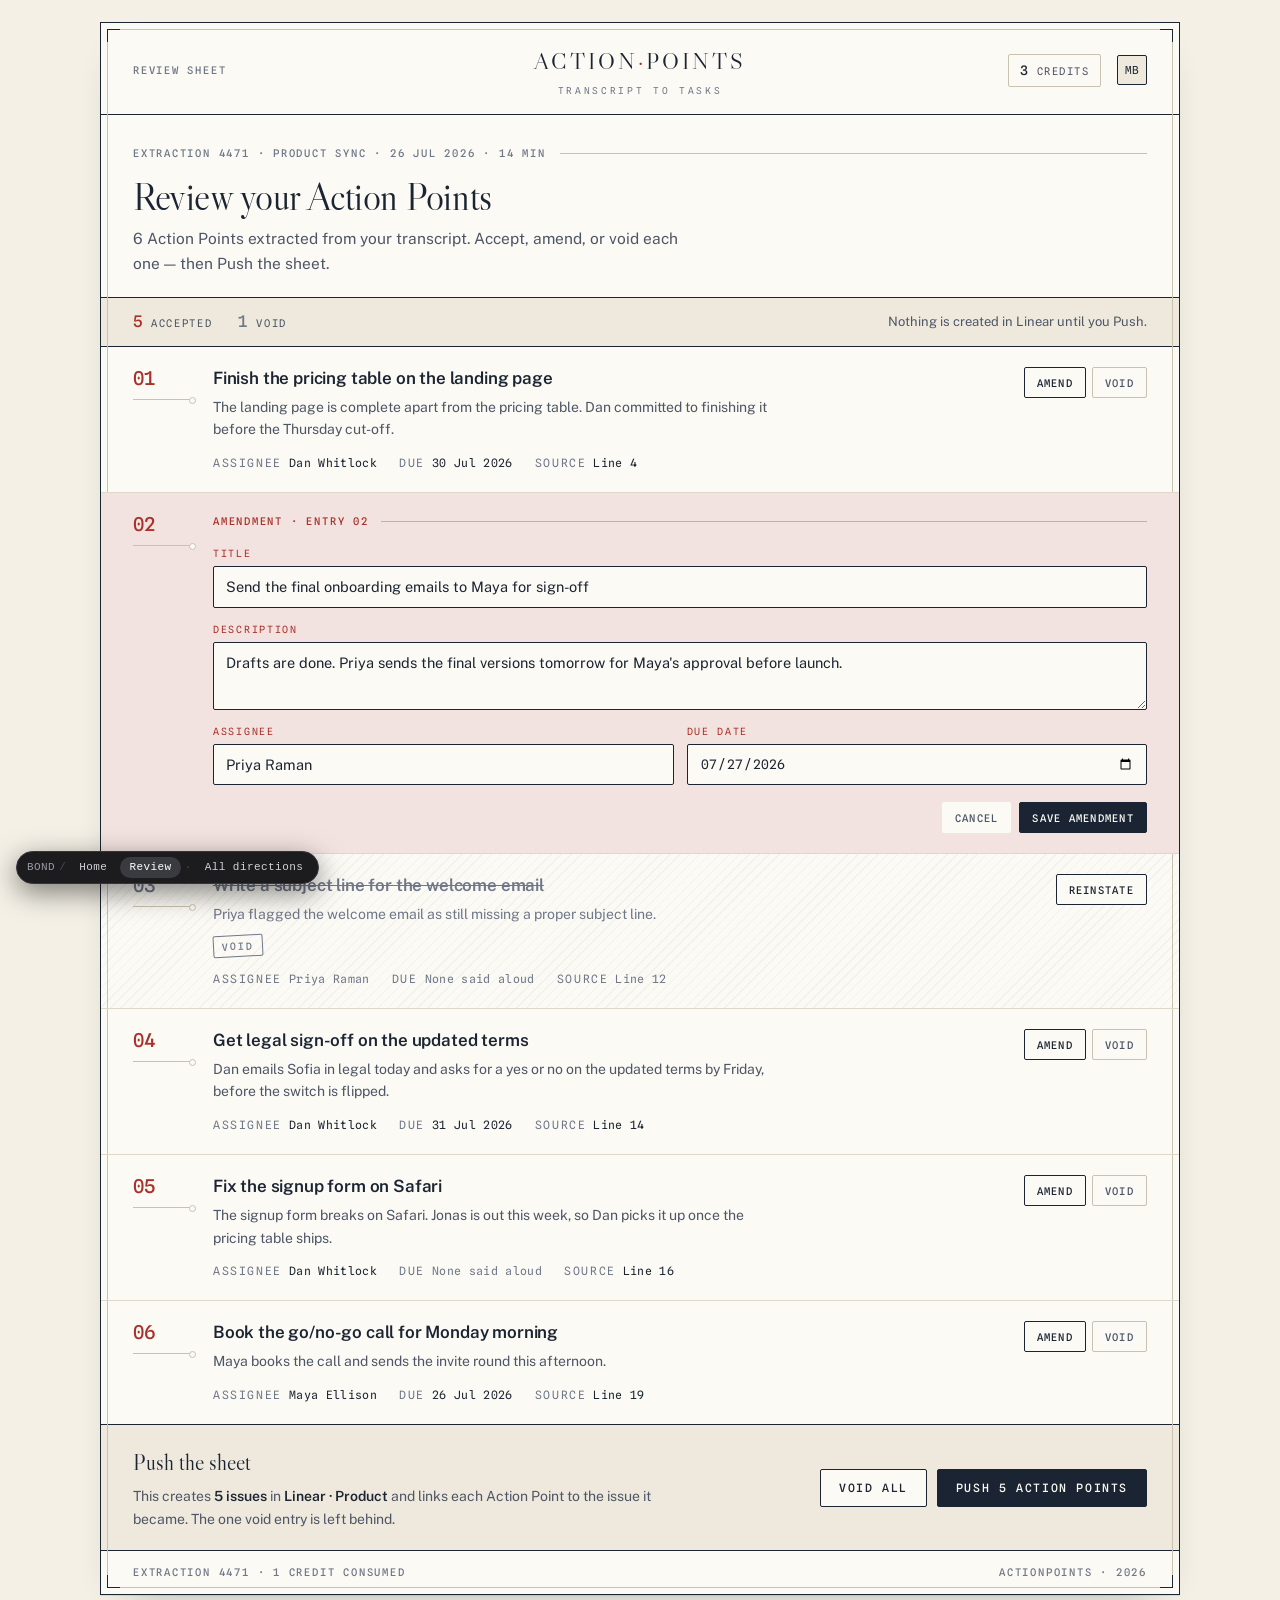
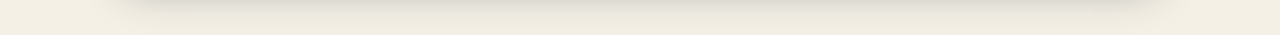
<file: docs/design/facelift-mockups/bond-review.html>
<!doctype html>
<html lang="en" data-theme="light">
<head>
<meta charset="utf-8">
<meta name="viewport" content="width=device-width, initial-scale=1">
<title>Bond — Review — ActionPoints mockup</title>

<!--
  DIRECTION CONTRACT — "BOND"

  THESIS: Review is an examination, not an inbox. Every Action Point is a numbered claim on a
  ruled sheet with a visible disposition — accepted, void, amended, granted — and refuses the
  card feed whose controls only appear on hover.

  OWN-WORLD: The utility patent drawing sheet. Warm bond ground, navy india ink, hairline rules
  terminating in small circles, reference numerals in the gutter, carmine reserved for what is
  under examination, a green seal for what has been granted, hatching for what is void.
  Libre Caslon Display heads, Public Sans text, Spline Sans Mono numerals.

  STORY: The user reads six claims, sees at a glance which are in and which are out, amends one
  in place, and commits the sheet in a deliberate two-step Push that says what it will create.

  FIRST VIEWPORT: Sheet head with the extraction reference and Credit balance; a disposition
  strip counting accepted and void; then the numbered entries, controls visible at rest on
  every row, with the commit block ruled off at the foot of the sheet.

  FORM: Patent drawing sheet, candidate 4 of the grounded list, fused from the dealt challenger
  and taking the two-key-commit staging for the Push. Seed key ap-facelift-light-1.
-->

<style>
  @font-face {
    font-family: 'Libre Caslon Display';
    src: url('fonts/LibreCaslonDisplay-400.woff2') format('woff2');
    font-weight: 400; font-style: normal; font-display: swap;
  }
  @font-face {
    font-family: 'Public Sans';
    src: url('fonts/PublicSans-var.woff2') format('woff2');
    font-weight: 100 900; font-style: normal; font-display: swap;
  }
  @font-face {
    font-family: 'Spline Sans Mono';
    src: url('fonts/SplineSansMono-var.woff2') format('woff2');
    font-weight: 300 700; font-style: normal; font-display: swap;
  }

  :root {
    --bond:        #f4f0e6;
    --sheet:       #fcfaf4;
    --sheet-sunk:  #eee9dc;
    --ink:         #1b2432;
    --ink-2:       #4d5666;
    --ink-3:       #6f7889;
    --rule:        #c9c2b0;
    --rule-soft:   #ded8c8;
    --exam:        #a8322b;
    --exam-soft:   #f3e3e0;
    --granted:     #2e5e4e;
    --granted-soft:#e2ece7;
    --radius:      2px;
    --display: 'Libre Caslon Display', Georgia, serif;
    --text:    'Public Sans', system-ui, sans-serif;
    --num:     'Spline Sans Mono', ui-monospace, SFMono-Regular, monospace;
  }

  * { box-sizing: border-box; }
  html { -webkit-font-smoothing: antialiased; }
  body {
    margin: 0; background: var(--bond); color: var(--ink);
    font-family: var(--text); font-size: 15px; line-height: 1.6;
  }
  a { color: inherit; }

  .sheet {
    max-width: 1080px; margin: 22px auto 40px; background: var(--sheet);
    border: 1px solid var(--ink); position: relative;
    box-shadow: 0 1px 0 rgba(27,36,50,.10), 0 18px 40px -28px rgba(27,36,50,.45);
  }
  .sheet::before {
    content: ""; position: absolute; inset: 6px; border: 1px solid var(--rule); pointer-events: none;
  }
  .corner { position: absolute; width: 13px; height: 13px; border: 0 solid var(--ink); z-index: 2; }
  .corner.tl { top: 6px; left: 6px; border-top-width: 1px; border-left-width: 1px; }
  .corner.tr { top: 6px; right: 6px; border-top-width: 1px; border-right-width: 1px; }
  .corner.bl { bottom: 6px; left: 6px; border-bottom-width: 1px; border-left-width: 1px; }
  .corner.br { bottom: 6px; right: 6px; border-bottom-width: 1px; border-right-width: 1px; }

  .caps {
    font-family: var(--num); font-size: 10.5px; font-weight: 500;
    letter-spacing: .17em; text-transform: uppercase; color: var(--ink-3);
  }

  /* ── Sheet head ──────────────────────────────────────────────── */
  .head {
    display: grid; grid-template-columns: 1fr auto 1fr; align-items: center;
    gap: 24px; padding: 20px 32px 16px; border-bottom: 1px solid var(--ink);
  }
  .head .left, .head .right { display: flex; align-items: center; gap: 16px; }
  .head .right { justify-content: flex-end; }
  .wordmark {
    font-family: var(--display); font-size: 23px; letter-spacing: .13em;
    text-transform: uppercase; text-decoration: none; white-space: nowrap;
  }
  .wordmark .dot { color: var(--exam); }
  .head .sub {
    display: block; text-align: center; margin-top: 3px;
    font-family: var(--num); font-size: 9.5px; letter-spacing: .28em;
    text-transform: uppercase; color: var(--ink-3);
  }
  .credits {
    display: inline-flex; align-items: baseline; gap: 7px; text-decoration: none;
    border: 1px solid var(--rule); border-radius: var(--radius); padding: 5px 11px;
    font-family: var(--num); font-size: 10.5px; letter-spacing: .14em; text-transform: uppercase;
    color: var(--ink-2);
  }
  .credits b { font-size: 13px; color: var(--ink); font-weight: 500; }
  .credits:hover { border-color: var(--ink); }
  .avatar {
    width: 30px; height: 30px; border: 1px solid var(--ink); border-radius: var(--radius);
    display: grid; place-items: center; background: var(--sheet-sunk);
    font-family: var(--num); font-size: 11px; color: var(--ink);
  }

  /* ── Controls: visible at rest, named by their action ────────── */
  .btn {
    display: inline-flex; align-items: center; justify-content: center; gap: 8px;
    height: 38px; padding: 0 18px; border: 1px solid var(--ink); border-radius: var(--radius);
    background: var(--sheet); color: var(--ink); cursor: pointer; text-decoration: none;
    font-family: var(--num); font-size: 11.5px; font-weight: 500;
    letter-spacing: .14em; text-transform: uppercase;
    transition: background .14s ease, color .14s ease, box-shadow .14s ease, transform .14s ease;
  }
  .btn:hover { box-shadow: 2px 2px 0 var(--ink); transform: translate(-1px,-1px); }
  .btn:active { box-shadow: none; transform: none; }
  .btn:focus-visible { outline: 2px solid var(--exam); outline-offset: 3px; }
  .btn-primary { background: var(--ink); color: var(--sheet); }
  .btn-primary:hover { background: #0f1725; }
  .btn-quiet { border-color: transparent; color: var(--ink-2); }
  .btn-quiet:hover { color: var(--ink); border-color: var(--rule); box-shadow: none; transform: none; }
  .btn-sm { height: 31px; padding: 0 12px; font-size: 10.5px; letter-spacing: .12em; }
  .btn-void { border-color: var(--rule); color: var(--ink-2); }
  .btn-void:hover { border-color: var(--ink); color: var(--ink); }
  .btn-reinstate { border-color: var(--ink); background: var(--sheet); }

  /* ── Examination header ──────────────────────────────────────── */
  .exam-head { padding: 30px 32px 0; }
  .ref { display: flex; align-items: center; gap: 14px; margin-bottom: 14px; }
  .ref .rule { flex: 1; height: 1px; background: var(--rule); }
  h1 {
    font-family: var(--display); font-weight: 400; margin: 0;
    font-size: 38px; line-height: 1.08; letter-spacing: -0.012em;
  }
  .exam-head .lede { margin: 9px 0 0; color: var(--ink-2); font-size: 15.5px; max-width: 62ch; }

  /* Disposition strip: the count, stated in the sheet's own language */
  .dispositions {
    display: flex; align-items: center; gap: 26px; flex-wrap: wrap;
    margin: 22px 0 0; padding: 11px 32px;
    border-top: 1px solid var(--ink); border-bottom: 1px solid var(--ink);
    background: var(--sheet-sunk);
  }
  .disp { display: inline-flex; align-items: baseline; gap: 8px; }
  .disp .n { font-family: var(--num); font-size: 16px; font-weight: 500; }
  .disp .k { font-family: var(--num); font-size: 10.5px; letter-spacing: .16em; text-transform: uppercase; color: var(--ink-2); }
  .disp.accepted .n { color: var(--exam); }
  .disp.void .n { color: var(--ink-3); }
  .dispositions .spacer { flex: 1; }
  .dispositions .caveat { font-size: 13px; color: var(--ink-2); }

  /* ── Entries ─────────────────────────────────────────────────── */
  .entries { list-style: none; margin: 0; padding: 0; }
  .entry {
    display: grid; grid-template-columns: 62px 1fr; gap: 18px;
    padding: 20px 32px; border-bottom: 1px solid var(--rule-soft);
    position: relative;
  }
  .entry:last-child { border-bottom: 0; }
  .entry:hover { background: #fdfcf8; }

  .gutter { padding-top: 2px; }
  .gutter .numeral {
    display: block; font-family: var(--num); font-size: 19px; font-weight: 500;
    color: var(--exam); line-height: 1;
  }
  .gutter .leader {
    display: block; width: 100%; height: 1px; background: var(--rule); margin-top: 11px;
    position: relative;
  }
  .gutter .leader::after {
    content: ""; position: absolute; right: -1px; top: -2px; width: 5px; height: 5px;
    border: 1px solid var(--rule); border-radius: 50%; background: var(--sheet);
  }

  .entry-top { display: flex; align-items: flex-start; justify-content: space-between; gap: 22px; }
  .entry h2 {
    margin: 0; font-size: 17px; font-weight: 600; line-height: 1.35; letter-spacing: -0.01em;
    max-width: 46ch;
  }
  .entry .desc { margin: 6px 0 0; color: var(--ink-2); font-size: 14px; max-width: 64ch; }
  .actions { display: flex; gap: 6px; flex-shrink: 0; }

  .spec {
    display: flex; flex-wrap: wrap; gap: 22px; margin-top: 13px;
    font-family: var(--num); font-size: 11.5px; letter-spacing: .03em;
  }
  .spec .k { color: var(--ink-3); text-transform: uppercase; letter-spacing: .14em; margin-right: 7px; }
  .spec .v.none { color: var(--ink-3); }

  /* Void: struck from the sheet, hatched, still readable, one control to reinstate. */
  .entry.is-void {
    background-image: repeating-linear-gradient(-45deg,
      transparent 0 6px, rgba(27,36,50,.045) 6px 7px);
  }
  .entry.is-void h2 { text-decoration: line-through; color: var(--ink-3); text-decoration-thickness: 1px; }
  .entry.is-void .desc, .entry.is-void .spec { color: var(--ink-3); }
  .entry.is-void .gutter .numeral { color: var(--ink-3); }
  .stamp {
    display: inline-block; margin-top: 9px; padding: 2px 8px;
    border: 1.5px solid var(--ink-3); border-radius: var(--radius);
    font-family: var(--num); font-size: 10px; font-weight: 500;
    letter-spacing: .2em; text-transform: uppercase; color: var(--ink-3);
    transform: rotate(-3deg);
  }
  .stamp.granted { border-color: var(--granted); color: var(--granted); }

  /* Amendment: the entry opens into a ruled correction block. */
  .entry.is-amending { background: var(--exam-soft); }
  .amend-head {
    display: flex; align-items: center; gap: 12px; margin-bottom: 15px;
    font-family: var(--num); font-size: 10.5px; font-weight: 500;
    letter-spacing: .17em; text-transform: uppercase; color: var(--exam);
  }
  .amend-head .rule { flex: 1; height: 1px; background: rgba(168,50,43,.34); }
  .field { display: block; margin-bottom: 13px; }
  .field > span {
    display: block; font-family: var(--num); font-size: 10px; letter-spacing: .17em;
    text-transform: uppercase; color: var(--exam); margin-bottom: 5px;
  }
  input[type=text], input[type=date], textarea {
    display: block; width: 100%; font-family: var(--text); font-size: 14.5px; color: var(--ink);
    background: var(--sheet); border: 1px solid var(--ink); border-radius: var(--radius);
    padding: 9px 12px; line-height: 1.5;
  }
  input[type=date] { font-family: var(--num); font-size: 13px; }
  textarea { resize: vertical; min-height: 68px; }
  input:focus, textarea:focus { outline: 2px solid var(--exam); outline-offset: 1px; }
  .field-row { display: grid; grid-template-columns: 1fr 1fr; gap: 13px; }
  .amend-actions { display: flex; justify-content: flex-end; gap: 8px; margin-top: 4px; }

  /* ── Commit block: the deliberate two-step Push ──────────────── */
  .commit {
    border-top: 1px solid var(--ink); background: var(--sheet-sunk);
    padding: 20px 32px; display: grid; grid-template-columns: 1fr auto; gap: 26px; align-items: center;
  }
  .commit h2 { font-family: var(--display); font-weight: 400; margin: 0 0 5px; font-size: 22px; }
  .commit p { margin: 0; font-size: 14px; color: var(--ink-2); max-width: 58ch; }
  .commit p b { font-weight: 600; color: var(--ink); }
  .commit .actions { display: flex; align-items: center; gap: 10px; }

  /* ── Sheet foot ──────────────────────────────────────────────── */
  .foot {
    border-top: 1px solid var(--ink); padding: 13px 32px;
    display: flex; align-items: center; justify-content: space-between; gap: 20px;
  }

  /* ── Mockup scaffolding (not part of the design) ─────────────── */
  .mockup-nav {
    position: fixed; left: 16px; bottom: 16px; z-index: 90;
    display: flex; align-items: center; gap: 4px;
    padding: 5px 6px 5px 10px; border-radius: 999px;
    background: #1c1c1e; border: 1px solid #34343a;
    box-shadow: 0 8px 28px rgba(0,0,0,.5);
    font: 500 11px/1 ui-monospace, SFMono-Regular, Menlo, monospace;
    color: #9a9aa2; letter-spacing: .04em;
  }
  .mockup-nav a { text-decoration: none; color: #d4d4d8; padding: 5px 9px; border-radius: 999px; }
  .mockup-nav a:hover { background: #2a2a2e; }
  .mockup-nav a[aria-current] { background: #3a3a41; color: #fff; }
  .mockup-nav .sep { color: #4a4a52; }

  @media (max-width: 860px) {
    .entry-top { flex-direction: column; }
    .actions { width: 100%; }
    .commit { grid-template-columns: 1fr; }
    .field-row { grid-template-columns: 1fr; }
  }
  @media (max-width: 680px) {
    .sheet { margin: 10px; }
    .head { grid-template-columns: 1fr; gap: 12px; text-align: center; padding-left: 18px; padding-right: 18px; }
    .head .left, .head .right { justify-content: center; flex-wrap: wrap; }
    .exam-head, .dispositions, .entry, .commit, .foot { padding-left: 18px; padding-right: 18px; }
    h1 { font-size: 30px; }
    .entry { grid-template-columns: 1fr; gap: 10px; }
    .gutter { display: flex; align-items: center; gap: 12px; }
    .gutter .leader { margin-top: 0; }
  }
</style>
</head>
<body>

<div class="sheet">
  <span class="corner tl"></span><span class="corner tr"></span>
  <span class="corner bl"></span><span class="corner br"></span>

  <header class="head">
    <div class="left">
      <span class="caps">Review sheet</span>
    </div>
    <div>
      <a class="wordmark" href="bond-home.html">Action<span class="dot">·</span>Points</a>
      <span class="sub">Transcript to tasks</span>
    </div>
    <div class="right">
      <a class="credits" href="#"><b>3</b> Credits</a>
      <div class="avatar">MB</div>
    </div>
  </header>

  <div class="exam-head">
    <div class="ref">
      <span class="caps">Extraction 4471 · Product sync · 26 Jul 2026 · 14 min</span>
      <span class="rule"></span>
    </div>
    <h1>Review your Action Points</h1>
    <p class="lede">
      6 Action Points extracted from your transcript. Accept, amend, or void each one —
      then Push the sheet.
    </p>
  </div>

  <div class="dispositions">
    <span class="disp accepted"><span class="n">5</span><span class="k">Accepted</span></span>
    <span class="disp void"><span class="n">1</span><span class="k">Void</span></span>
    <span class="spacer"></span>
    <span class="caveat">Nothing is created in Linear until you Push.</span>
  </div>

  <ul class="entries">

    <li class="entry">
      <div class="gutter"><span class="numeral">01</span><span class="leader"></span></div>
      <div>
        <div class="entry-top">
          <div>
            <h2>Finish the pricing table on the landing page</h2>
            <p class="desc">The landing page is complete apart from the pricing table. Dan committed to finishing it before the Thursday cut-off.</p>
          </div>
          <div class="actions">
            <button class="btn btn-sm">Amend</button>
            <button class="btn btn-sm btn-void">Void</button>
          </div>
        </div>
        <div class="spec">
          <span><span class="k">Assignee</span><span class="v">Dan Whitlock</span></span>
          <span><span class="k">Due</span><span class="v">30 Jul 2026</span></span>
          <span><span class="k">Source</span><span class="v">Line 4</span></span>
        </div>
      </div>
    </li>

    <li class="entry is-amending">
      <div class="gutter"><span class="numeral">02</span><span class="leader"></span></div>
      <div>
        <div class="amend-head">
          <span>Amendment · Entry 02</span>
          <span class="rule"></span>
        </div>
        <label class="field">
          <span>Title</span>
          <input type="text" value="Send the final onboarding emails to Maya for sign-off">
        </label>
        <label class="field">
          <span>Description</span>
          <textarea>Drafts are done. Priya sends the final versions tomorrow for Maya's approval before launch.</textarea>
        </label>
        <div class="field-row">
          <label class="field">
            <span>Assignee</span>
            <input type="text" value="Priya Raman">
          </label>
          <label class="field">
            <span>Due date</span>
            <input type="date" value="2026-07-27">
          </label>
        </div>
        <div class="amend-actions">
          <button class="btn btn-sm btn-quiet">Cancel</button>
          <button class="btn btn-sm btn-primary">Save amendment</button>
        </div>
      </div>
    </li>

    <li class="entry is-void">
      <div class="gutter"><span class="numeral">03</span><span class="leader"></span></div>
      <div>
        <div class="entry-top">
          <div>
            <h2>Write a subject line for the welcome email</h2>
            <p class="desc">Priya flagged the welcome email as still missing a proper subject line.</p>
            <span class="stamp">Void</span>
          </div>
          <div class="actions">
            <button class="btn btn-sm btn-reinstate">Reinstate</button>
          </div>
        </div>
        <div class="spec">
          <span><span class="k">Assignee</span><span class="v">Priya Raman</span></span>
          <span><span class="k">Due</span><span class="v none">None said aloud</span></span>
          <span><span class="k">Source</span><span class="v">Line 12</span></span>
        </div>
      </div>
    </li>

    <li class="entry">
      <div class="gutter"><span class="numeral">04</span><span class="leader"></span></div>
      <div>
        <div class="entry-top">
          <div>
            <h2>Get legal sign-off on the updated terms</h2>
            <p class="desc">Dan emails Sofia in legal today and asks for a yes or no on the updated terms by Friday, before the switch is flipped.</p>
          </div>
          <div class="actions">
            <button class="btn btn-sm">Amend</button>
            <button class="btn btn-sm btn-void">Void</button>
          </div>
        </div>
        <div class="spec">
          <span><span class="k">Assignee</span><span class="v">Dan Whitlock</span></span>
          <span><span class="k">Due</span><span class="v">31 Jul 2026</span></span>
          <span><span class="k">Source</span><span class="v">Line 14</span></span>
        </div>
      </div>
    </li>

    <li class="entry">
      <div class="gutter"><span class="numeral">05</span><span class="leader"></span></div>
      <div>
        <div class="entry-top">
          <div>
            <h2>Fix the signup form on Safari</h2>
            <p class="desc">The signup form breaks on Safari. Jonas is out this week, so Dan picks it up once the pricing table ships.</p>
          </div>
          <div class="actions">
            <button class="btn btn-sm">Amend</button>
            <button class="btn btn-sm btn-void">Void</button>
          </div>
        </div>
        <div class="spec">
          <span><span class="k">Assignee</span><span class="v">Dan Whitlock</span></span>
          <span><span class="k">Due</span><span class="v none">None said aloud</span></span>
          <span><span class="k">Source</span><span class="v">Line 16</span></span>
        </div>
      </div>
    </li>

    <li class="entry">
      <div class="gutter"><span class="numeral">06</span><span class="leader"></span></div>
      <div>
        <div class="entry-top">
          <div>
            <h2>Book the go/no-go call for Monday morning</h2>
            <p class="desc">Maya books the call and sends the invite round this afternoon.</p>
          </div>
          <div class="actions">
            <button class="btn btn-sm">Amend</button>
            <button class="btn btn-sm btn-void">Void</button>
          </div>
        </div>
        <div class="spec">
          <span><span class="k">Assignee</span><span class="v">Maya Ellison</span></span>
          <span><span class="k">Due</span><span class="v">26 Jul 2026</span></span>
          <span><span class="k">Source</span><span class="v">Line 19</span></span>
        </div>
      </div>
    </li>

  </ul>

  <div class="commit">
    <div>
      <h2>Push the sheet</h2>
      <p>
        This creates <b>5 issues</b> in <b>Linear · Product</b> and links each Action Point to
        the issue it became. The one void entry is left behind.
      </p>
    </div>
    <div class="actions">
      <button class="btn">Void all</button>
      <button class="btn btn-primary">Push 5 Action Points</button>
    </div>
  </div>

  <footer class="foot">
    <span class="caps">Extraction 4471 · 1 Credit consumed</span>
    <span class="caps">ActionPoints · 2026</span>
  </footer>
</div>

<div class="mockup-nav">
  BOND <span class="sep">/</span>
  <a href="bond-home.html">Home</a>
  <a href="bond-review.html" aria-current="page">Review</a>
  <span class="sep">·</span>
  <a href="index.html">All directions</a>
</div>

</body>
</html>
</file>
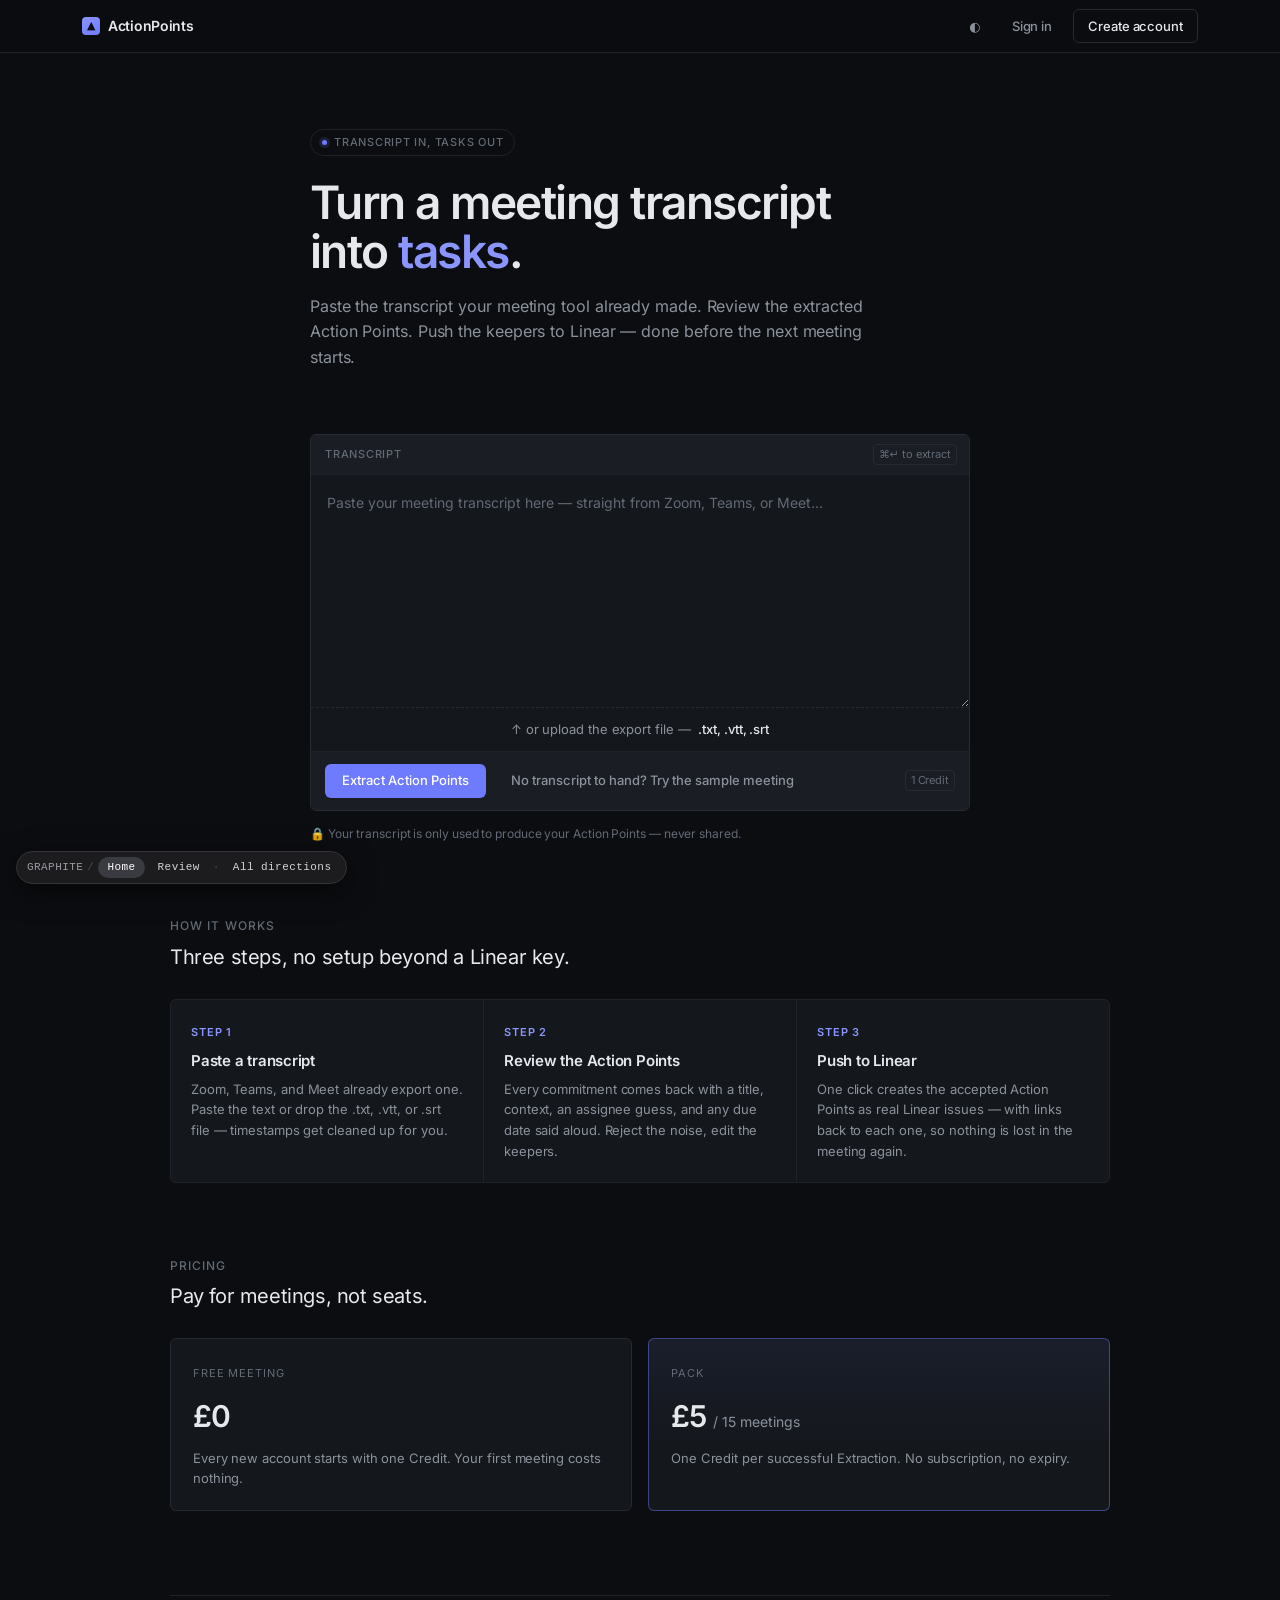
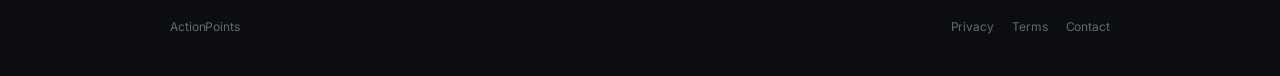
<file: docs/design/facelift-mockups/graphite-home.html>
<!doctype html>
<html lang="en" data-theme="dark">
<head>
<meta charset="utf-8">
<meta name="viewport" content="width=device-width, initial-scale=1">
<title>Graphite — Homepage — ActionPoints mockup</title>
<style>
  @font-face {
    font-family: 'Inter';
    src: url('fonts/Inter-var.woff2') format('woff2');
    font-weight: 100 900;
    font-style: normal;
    font-display: swap;
  }

  /* ── Graphite tokens ─────────────────────────────────────────────
     Cold, neutral, dense. One electric accent, nothing else shouts. */
  :root {
    --bg:           #0b0d10;
    --surface:      #14171c;
    --surface-2:    #1a1e24;
    --border:       #262b33;
    --border-soft:  #1e222a;
    --text:         #e6e8eb;
    --text-muted:   #8b929c;
    --text-faint:   #626a75;
    --accent:       #6e7bff;
    --accent-hi:    #8b95ff;
    --accent-ink:   #0b0d10;
    --success:      #3ecf8e;
    --danger:       #f2555a;
    --radius:       6px;
    --radius-sm:    4px;
  }

  * { box-sizing: border-box; }
  html { -webkit-font-smoothing: antialiased; }
  body {
    margin: 0;
    background: var(--bg);
    color: var(--text);
    font-family: 'Inter', system-ui, sans-serif;
    font-size: 14px;
    line-height: 1.55;
    letter-spacing: -0.006em;
  }
  a { color: inherit; }

  .wrap { max-width: 1180px; margin: 0 auto; padding: 0 32px; }
  .col  { max-width: 660px; margin: 0 auto; }
  .band { max-width: 940px; margin: 0 auto; }

  /* ── Navigation shell ─────────────────────────────────────────── */
  .nav {
    position: sticky; top: 0; z-index: 20;
    border-bottom: 1px solid var(--border-soft);
    background: rgba(11, 13, 16, 0.82);
    backdrop-filter: blur(12px);
  }
  .nav-inner {
    display: flex; align-items: center; justify-content: space-between;
    height: 52px;
  }
  .wordmark {
    display: inline-flex; align-items: center; gap: 8px;
    font-weight: 600; font-size: 14px; letter-spacing: -0.02em;
    text-decoration: none;
  }
  .wordmark .glyph {
    width: 18px; height: 18px; border-radius: var(--radius-sm);
    background: linear-gradient(150deg, var(--accent-hi), var(--accent));
    display: grid; place-items: center;
    color: var(--accent-ink); font-size: 11px; font-weight: 700;
  }
  .nav-right { display: flex; align-items: center; gap: 6px; }

  /* ── Controls ─────────────────────────────────────────────────── */
  .btn {
    display: inline-flex; align-items: center; justify-content: center; gap: 7px;
    height: 34px; padding: 0 14px;
    border-radius: var(--radius); border: 1px solid transparent;
    font: inherit; font-weight: 500; font-size: 13px;
    cursor: pointer; text-decoration: none;
    transition: background .12s ease, border-color .12s ease, color .12s ease;
  }
  .btn:focus-visible { outline: 2px solid var(--accent-hi); outline-offset: 2px; }
  .btn-primary { background: var(--accent); color: #fff; }
  .btn-primary:hover { background: var(--accent-hi); }
  .btn-ghost { color: var(--text-muted); background: transparent; }
  .btn-ghost:hover { color: var(--text); background: var(--surface-2); }
  .btn-outline { border-color: var(--border); color: var(--text); background: transparent; }
  .btn-outline:hover { border-color: #39414d; background: var(--surface); }
  .btn-lg { height: 40px; font-size: 14px; padding: 0 18px; width: 100%; }
  .btn-icon { width: 32px; height: 32px; padding: 0; }

  .kbd {
    font-size: 11px; color: var(--text-faint);
    border: 1px solid var(--border); border-radius: var(--radius-sm);
    padding: 1px 5px;
  }

  /* ── Hero ─────────────────────────────────────────────────────── */
  .hero { padding: 76px 0 30px; }
  .eyebrow {
    display: inline-flex; align-items: center; gap: 7px;
    font-size: 11px; font-weight: 500; letter-spacing: .07em; text-transform: uppercase;
    color: var(--text-faint);
    border: 1px solid var(--border-soft); border-radius: 999px;
    padding: 4px 11px; margin-bottom: 22px;
  }
  .eyebrow .dot {
    width: 5px; height: 5px; border-radius: 50%; background: var(--accent);
    box-shadow: 0 0 0 3px rgba(110, 123, 255, .16);
  }
  h1 {
    margin: 0; font-size: 46px; line-height: 1.06;
    letter-spacing: -0.033em; font-weight: 600;
  }
  h1 .em { color: var(--accent-hi); }
  .lede {
    margin: 18px 0 0; max-width: 560px;
    font-size: 16px; color: var(--text-muted); line-height: 1.6;
  }

  /* ── Transcript composer ──────────────────────────────────────── */
  .composer {
    margin-top: 34px;
    border: 1px solid var(--border); border-radius: var(--radius);
    background: var(--surface);
    overflow: hidden;
  }
  .composer-head {
    display: flex; align-items: center; justify-content: space-between;
    padding: 9px 12px 9px 14px;
    border-bottom: 1px solid var(--border-soft);
    background: var(--surface-2);
  }
  .composer-title {
    font-size: 11px; font-weight: 500; letter-spacing: .07em;
    text-transform: uppercase; color: var(--text-faint);
  }
  textarea {
    display: block; width: 100%; min-height: 232px; resize: vertical;
    border: 0; background: transparent; color: var(--text);
    font: inherit; font-size: 14px; line-height: 1.7; padding: 16px;
  }
  textarea::placeholder { color: var(--text-faint); }
  textarea:focus { outline: none; }
  .composer:focus-within { border-color: #39414d; }

  .dropzone {
    display: flex; align-items: center; justify-content: center; gap: 8px;
    border-top: 1px dashed var(--border);
    padding: 11px; font-size: 13px; color: var(--text-muted);
    cursor: pointer; transition: background .12s ease, color .12s ease;
  }
  .dropzone:hover { background: var(--surface-2); color: var(--text); }
  .dropzone strong { color: var(--text); font-weight: 500; }

  .composer-actions {
    display: flex; align-items: center; gap: 10px;
    padding: 12px 14px; border-top: 1px solid var(--border-soft);
    background: var(--surface-2);
  }
  .composer-actions .btn-primary { width: auto; padding: 0 16px; height: 34px; }
  .composer-actions .spacer { flex: 1; }

  .note {
    margin: 14px 0 0; font-size: 12px; color: var(--text-faint);
    display: flex; align-items: center; gap: 7px;
  }

  /* ── Steps ────────────────────────────────────────────────────── */
  section { padding: 74px 0 0; }
  h2 {
    margin: 0 0 6px; font-size: 12px; font-weight: 500;
    letter-spacing: .09em; text-transform: uppercase; color: var(--text-faint);
  }
  .section-lede { margin: 0 0 26px; font-size: 20px; letter-spacing: -0.02em; }

  .steps { display: grid; gap: 1px; background: var(--border-soft);
           border: 1px solid var(--border-soft); border-radius: var(--radius);
           grid-template-columns: repeat(3, 1fr); overflow: hidden; }
  .step { background: var(--surface); padding: 20px; }
  .step .n {
    font-size: 11px; font-weight: 600; letter-spacing: .08em;
    color: var(--accent-hi); text-transform: uppercase;
  }
  .step h3 { margin: 8px 0 6px; font-size: 15px; font-weight: 600; letter-spacing: -0.015em; }
  .step p { margin: 0; font-size: 13px; color: var(--text-muted); line-height: 1.6; }

  /* ── Pricing ──────────────────────────────────────────────────── */
  .price-row { display: grid; grid-template-columns: 1fr 1fr; gap: 16px; }
  .price {
    border: 1px solid var(--border); border-radius: var(--radius);
    background: var(--surface); padding: 22px;
  }
  .price.is-featured { border-color: rgba(110,123,255,.45); background:
    linear-gradient(180deg, rgba(110,123,255,.07), rgba(110,123,255,0) 62%), var(--surface); }
  .price .label { font-size: 11px; letter-spacing: .08em; text-transform: uppercase; color: var(--text-faint); }
  .price .amount { margin: 10px 0 2px; font-size: 30px; font-weight: 600; letter-spacing: -0.03em; }
  .price .amount span { font-size: 14px; color: var(--text-muted); font-weight: 400; letter-spacing: 0; }
  .price p { margin: 8px 0 0; font-size: 13px; color: var(--text-muted); }

  /* ── Footer ───────────────────────────────────────────────────── */
  footer {
    margin-top: 84px; border-top: 1px solid var(--border-soft);
    padding: 22px 0 40px;
    display: flex; justify-content: space-between; align-items: center;
    font-size: 12px; color: var(--text-faint);
  }
  footer nav { display: flex; gap: 18px; }
  footer a { text-decoration: none; }
  footer a:hover { color: var(--text-muted); }

  /* ── Mockup scaffolding (not part of the design) ──────────────── */
  .mockup-nav {
    position: fixed; left: 16px; bottom: 16px; z-index: 90;
    display: flex; align-items: center; gap: 4px;
    padding: 5px 6px 5px 10px; border-radius: 999px;
    background: #1c1c1e; border: 1px solid #34343a;
    box-shadow: 0 8px 28px rgba(0,0,0,.5);
    font: 500 11px/1 ui-monospace, SFMono-Regular, Menlo, monospace;
    color: #9a9aa2; letter-spacing: .04em;
  }
  .mockup-nav a {
    text-decoration: none; color: #d4d4d8; padding: 5px 9px; border-radius: 999px;
  }
  .mockup-nav a:hover { background: #2a2a2e; }
  .mockup-nav a[aria-current] { background: #3a3a41; color: #fff; }
  .mockup-nav .sep { color: #4a4a52; }

  @media (max-width: 820px) {
    .wrap { padding: 0 18px; }
    h1 { font-size: 34px; }
    .steps, .price-row { grid-template-columns: 1fr; }
  }
</style>
</head>
<body>

<header class="nav">
  <div class="wrap nav-inner">
    <a class="wordmark" href="#"><span class="glyph">▲</span>ActionPoints</a>
    <div class="nav-right">
      <button class="btn btn-ghost btn-icon" title="Theme: system" aria-label="Theme: system">◐</button>
      <a class="btn btn-ghost" href="#">Sign in</a>
      <a class="btn btn-outline" href="#">Create account</a>
    </div>
  </div>
</header>

<main class="wrap">
 <div class="col">
  <div class="hero">
    <span class="eyebrow"><span class="dot"></span>Transcript in, tasks out</span>
    <h1>Turn a meeting transcript<br>into <span class="em">tasks</span>.</h1>
    <p class="lede">
      Paste the transcript your meeting tool already made. Review the extracted
      Action Points. Push the keepers to Linear — done before the next meeting starts.
    </p>
  </div>

  <form class="composer" onsubmit="return false">
    <div class="composer-head">
      <span class="composer-title">Transcript</span>
      <span class="kbd">⌘↵ to extract</span>
    </div>
    <textarea placeholder="Paste your meeting transcript here — straight from Zoom, Teams, or Meet…" aria-label="Meeting transcript"></textarea>
    <label class="dropzone">
      ↑ or upload the export file — <strong>.txt, .vtt, .srt</strong>
    </label>
    <div class="composer-actions">
      <button class="btn btn-primary" type="submit">Extract Action Points</button>
      <button class="btn btn-ghost" type="button">No transcript to hand? Try the sample meeting</button>
      <span class="spacer"></span>
      <span class="kbd">1 Credit</span>
    </div>
  </form>

  <p class="note">🔒 Your transcript is only used to produce your Action Points — never shared.</p>
 </div>

 <div class="band">
  <section>
    <h2>How it works</h2>
    <p class="section-lede">Three steps, no setup beyond a Linear key.</p>
    <div class="steps">
      <div class="step">
        <span class="n">Step 1</span>
        <h3>Paste a transcript</h3>
        <p>Zoom, Teams, and Meet already export one. Paste the text or drop the .txt, .vtt, or .srt file — timestamps get cleaned up for you.</p>
      </div>
      <div class="step">
        <span class="n">Step 2</span>
        <h3>Review the Action Points</h3>
        <p>Every commitment comes back with a title, context, an assignee guess, and any due date said aloud. Reject the noise, edit the keepers.</p>
      </div>
      <div class="step">
        <span class="n">Step 3</span>
        <h3>Push to Linear</h3>
        <p>One click creates the accepted Action Points as real Linear issues — with links back to each one, so nothing is lost in the meeting again.</p>
      </div>
    </div>
  </section>

  <section>
    <h2>Pricing</h2>
    <p class="section-lede">Pay for meetings, not seats.</p>
    <div class="price-row">
      <div class="price">
        <span class="label">Free Meeting</span>
        <div class="amount">£0</div>
        <p>Every new account starts with one Credit. Your first meeting costs nothing.</p>
      </div>
      <div class="price is-featured">
        <span class="label">Pack</span>
        <div class="amount">£5 <span>/ 15 meetings</span></div>
        <p>One Credit per successful Extraction. No subscription, no expiry.</p>
      </div>
    </div>
  </section>

  <footer>
    <span>ActionPoints</span>
    <nav>
      <a href="#">Privacy</a>
      <a href="#">Terms</a>
      <a href="#">Contact</a>
    </nav>
  </footer>
 </div>
</main>

<div class="mockup-nav">
  GRAPHITE <span class="sep">/</span>
  <a href="graphite-home.html" aria-current="page">Home</a>
  <a href="graphite-review.html">Review</a>
  <span class="sep">·</span>
  <a href="index.html">All directions</a>
</div>

</body>
</html>
</file>
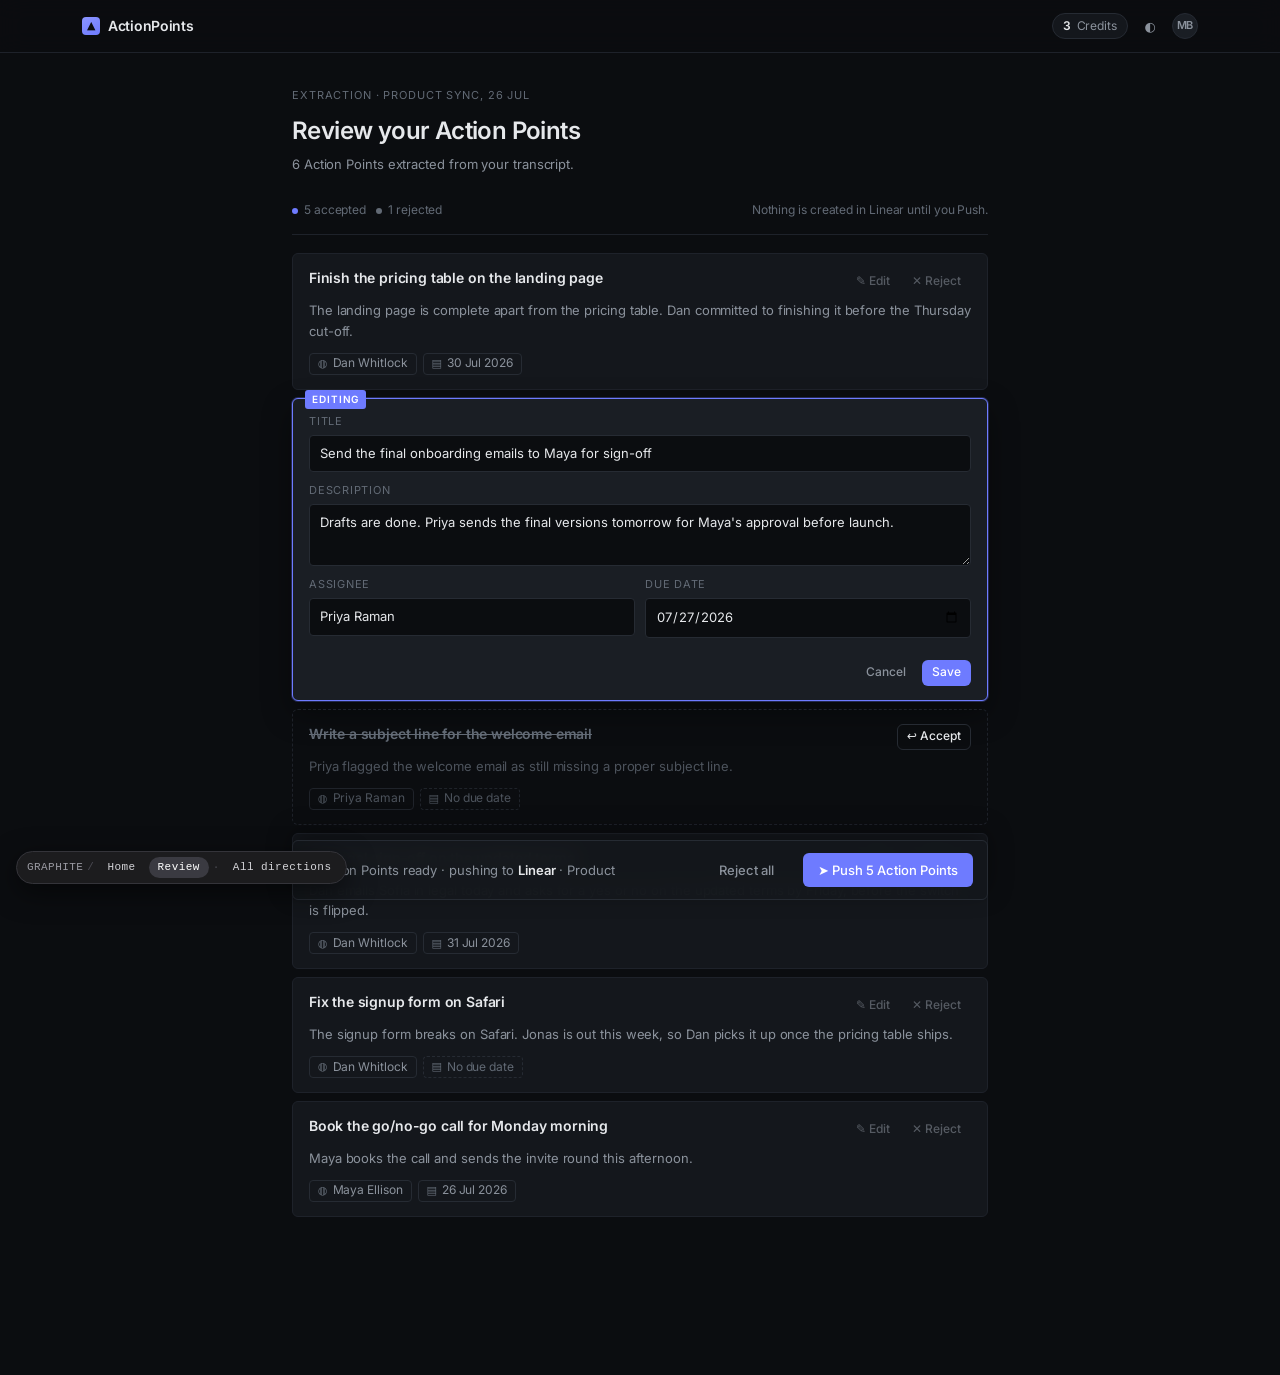
<file: docs/design/facelift-mockups/graphite-review.html>
<!doctype html>
<html lang="en" data-theme="dark">
<head>
<meta charset="utf-8">
<meta name="viewport" content="width=device-width, initial-scale=1">
<title>Graphite — Review — ActionPoints mockup</title>
<style>
  @font-face {
    font-family: 'Inter';
    src: url('fonts/Inter-var.woff2') format('woff2');
    font-weight: 100 900;
    font-style: normal;
    font-display: swap;
  }

  :root {
    --bg:           #0b0d10;
    --surface:      #14171c;
    --surface-2:    #1a1e24;
    --border:       #262b33;
    --border-soft:  #1e222a;
    --text:         #e6e8eb;
    --text-muted:   #8b929c;
    --text-faint:   #626a75;
    --accent:       #6e7bff;
    --accent-hi:    #8b95ff;
    --success:      #3ecf8e;
    --danger:       #f2555a;
    --radius:       6px;
    --radius-sm:    4px;
  }

  * { box-sizing: border-box; }
  html { -webkit-font-smoothing: antialiased; }
  body {
    margin: 0; background: var(--bg); color: var(--text);
    font-family: 'Inter', system-ui, sans-serif;
    font-size: 14px; line-height: 1.55; letter-spacing: -0.006em;
  }
  a { color: inherit; }

  .wrap { max-width: 1180px; margin: 0 auto; padding: 0 32px; }
  .col  { max-width: 760px; margin: 0 auto; padding-bottom: 80px; }

  /* ── Navigation shell ─────────────────────────────────────────── */
  .nav {
    position: sticky; top: 0; z-index: 20;
    border-bottom: 1px solid var(--border-soft);
    background: rgba(11,13,16,.82); backdrop-filter: blur(12px);
  }
  .nav-inner { display: flex; align-items: center; justify-content: space-between; height: 52px; }
  .wordmark {
    display: inline-flex; align-items: center; gap: 8px;
    font-weight: 600; font-size: 14px; letter-spacing: -0.02em; text-decoration: none;
  }
  .wordmark .glyph {
    width: 18px; height: 18px; border-radius: var(--radius-sm);
    background: linear-gradient(150deg, var(--accent-hi), var(--accent));
    display: grid; place-items: center; color: #0b0d10; font-size: 11px; font-weight: 700;
  }
  .nav-right { display: flex; align-items: center; gap: 6px; }
  .credits {
    display: inline-flex; align-items: center; gap: 6px;
    height: 26px; padding: 0 10px; border-radius: 999px;
    border: 1px solid var(--border); background: var(--surface);
    font-size: 12px; color: var(--text-muted); text-decoration: none;
  }
  .credits b { color: var(--text); font-weight: 600; }
  .credits:hover { border-color: #39414d; }
  .avatar {
    width: 26px; height: 26px; border-radius: 50%;
    background: var(--surface-2); border: 1px solid var(--border);
    display: grid; place-items: center; font-size: 11px; font-weight: 600; color: var(--text-muted);
  }

  /* ── Controls ─────────────────────────────────────────────────── */
  .btn {
    display: inline-flex; align-items: center; justify-content: center; gap: 7px;
    height: 34px; padding: 0 14px; border-radius: var(--radius);
    border: 1px solid transparent; font: inherit; font-weight: 500; font-size: 13px;
    cursor: pointer; text-decoration: none;
    transition: background .12s ease, border-color .12s ease, color .12s ease;
  }
  .btn:focus-visible { outline: 2px solid var(--accent-hi); outline-offset: 2px; }
  .btn-primary { background: var(--accent); color: #fff; }
  .btn-primary:hover { background: var(--accent-hi); }
  .btn-ghost { color: var(--text-muted); background: transparent; }
  .btn-ghost:hover { color: var(--text); background: var(--surface-2); }
  .btn-outline { border-color: var(--border); color: var(--text); background: transparent; }
  .btn-outline:hover { border-color: #39414d; background: var(--surface); }
  .btn-xs { height: 26px; padding: 0 9px; font-size: 12px; gap: 5px; }
  .btn-icon { width: 32px; height: 32px; padding: 0; }

  /* ── Review header ────────────────────────────────────────────── */
  .head {
    display: flex; align-items: flex-end; justify-content: space-between;
    gap: 20px; padding: 34px 0 18px;
  }
  .head h1 { margin: 0; font-size: 24px; font-weight: 600; letter-spacing: -0.025em; }
  .head p  { margin: 5px 0 0; font-size: 13px; color: var(--text-muted); }
  .head .crumb {
    font-size: 11px; letter-spacing: .08em; text-transform: uppercase;
    color: var(--text-faint); margin-bottom: 8px; display: block;
  }

  .toolbar {
    display: flex; align-items: center; gap: 10px;
    padding: 9px 0 14px; border-bottom: 1px solid var(--border-soft); margin-bottom: 18px;
    font-size: 12px; color: var(--text-faint);
  }
  .tally { display: inline-flex; align-items: center; gap: 6px; }
  .tally .dot { width: 6px; height: 6px; border-radius: 50%; }
  .tally.accepted .dot { background: var(--accent); }
  .tally.rejected .dot { background: var(--text-faint); }
  .toolbar .spacer { flex: 1; }

  /* ── Action Point cards ───────────────────────────────────────── */
  .points { list-style: none; margin: 0; padding: 0; display: grid; gap: 8px; }
  .point {
    position: relative;
    border: 1px solid var(--border-soft); border-radius: var(--radius);
    background: var(--surface); padding: 14px 16px;
    transition: border-color .12s ease, background .12s ease;
  }
  .point:hover { border-color: var(--border); }
  .point-top { display: flex; align-items: flex-start; justify-content: space-between; gap: 14px; }
  .point h2 { margin: 0; font-size: 14px; font-weight: 600; letter-spacing: -0.012em; line-height: 1.4; }
  .point .desc { margin: 6px 0 0; font-size: 13px; color: var(--text-muted); line-height: 1.6; }
  .point .actions { display: flex; gap: 2px; flex-shrink: 0; opacity: .55; transition: opacity .12s ease; }
  .point:hover .actions { opacity: 1; }

  .meta { display: flex; flex-wrap: wrap; gap: 6px; margin-top: 11px; }
  .chip {
    display: inline-flex; align-items: center; gap: 5px;
    height: 22px; padding: 0 8px; border-radius: var(--radius-sm);
    border: 1px solid var(--border); color: var(--text-muted); font-size: 12px;
  }
  .chip .ic { color: var(--text-faint); font-size: 11px; }
  .chip.is-empty { color: var(--text-faint); border-style: dashed; }

  /* Rejected: present but clearly out of the Push. */
  .point.is-rejected { background: transparent; border-style: dashed; }
  .point.is-rejected h2 { text-decoration: line-through; color: var(--text-faint); }
  .point.is-rejected .desc, .point.is-rejected .chip { color: var(--text-faint); opacity: .75; }
  .point.is-rejected .actions { opacity: 1; }

  /* Editing: the card becomes a form, and says so. */
  .point.is-editing {
    border-color: var(--accent); background: var(--surface-2);
    box-shadow: 0 0 0 1px rgba(110,123,255,.28), 0 12px 30px rgba(0,0,0,.4);
  }
  .editing-flag {
    position: absolute; top: -9px; left: 12px;
    font-size: 10px; font-weight: 600; letter-spacing: .09em; text-transform: uppercase;
    color: #fff; background: var(--accent); border-radius: 3px; padding: 2px 7px;
  }
  .field { display: block; margin-bottom: 10px; }
  .field > span {
    display: block; font-size: 11px; letter-spacing: .07em; text-transform: uppercase;
    color: var(--text-faint); margin-bottom: 5px;
  }
  input[type=text], input[type=date], textarea {
    display: block; width: 100%; font: inherit; font-size: 13px; color: var(--text);
    background: var(--bg); border: 1px solid var(--border); border-radius: var(--radius-sm);
    padding: 8px 10px; line-height: 1.5;
  }
  textarea { resize: vertical; min-height: 62px; }
  input:focus, textarea:focus { outline: none; border-color: var(--accent); }
  .field-row { display: grid; grid-template-columns: 1fr 1fr; gap: 10px; }
  .edit-actions { display: flex; justify-content: flex-end; gap: 6px; margin-top: 12px; }

  /* ── Sticky Push bar ──────────────────────────────────────────── */
  .pushbar {
    position: sticky; bottom: 0; margin-top: 18px;
    display: flex; align-items: center; gap: 14px;
    padding: 12px 14px; border: 1px solid var(--border); border-radius: var(--radius);
    background: rgba(20,23,28,.92); backdrop-filter: blur(10px);
    box-shadow: 0 -8px 24px rgba(0,0,0,.35);
  }
  .pushbar .summary { font-size: 13px; color: var(--text-muted); }
  .pushbar .summary b { color: var(--text); font-weight: 600; }
  .pushbar .spacer { flex: 1; }

  /* ── Mockup scaffolding (not part of the design) ──────────────── */
  .mockup-nav {
    position: fixed; left: 16px; bottom: 16px; z-index: 90;
    display: flex; align-items: center; gap: 4px;
    padding: 5px 6px 5px 10px; border-radius: 999px;
    background: #1c1c1e; border: 1px solid #34343a;
    box-shadow: 0 8px 28px rgba(0,0,0,.5);
    font: 500 11px/1 ui-monospace, SFMono-Regular, Menlo, monospace;
    color: #9a9aa2; letter-spacing: .04em;
  }
  .mockup-nav a { text-decoration: none; color: #d4d4d8; padding: 5px 9px; border-radius: 999px; }
  .mockup-nav a:hover { background: #2a2a2e; }
  .mockup-nav a[aria-current] { background: #3a3a41; color: #fff; }
  .mockup-nav .sep { color: #4a4a52; }

  @media (max-width: 820px) {
    .wrap { padding: 0 18px; }
    .head { flex-direction: column; align-items: stretch; }
    .field-row { grid-template-columns: 1fr; }
  }
</style>
</head>
<body>

<header class="nav">
  <div class="wrap nav-inner">
    <a class="wordmark" href="graphite-home.html"><span class="glyph">▲</span>ActionPoints</a>
    <div class="nav-right">
      <a class="credits" href="#"><b>3</b> Credits</a>
      <button class="btn btn-ghost btn-icon" title="Theme: dark" aria-label="Theme: dark">◐</button>
      <div class="avatar">MB</div>
    </div>
  </div>
</header>

<main class="wrap col">
  <div class="head">
    <div>
      <span class="crumb">Extraction · Product sync, 26 Jul</span>
      <h1>Review your Action Points</h1>
      <p>6 Action Points extracted from your transcript.</p>
    </div>
  </div>

  <div class="toolbar">
    <span class="tally accepted"><span class="dot"></span>5 accepted</span>
    <span class="tally rejected"><span class="dot"></span>1 rejected</span>
    <span class="spacer"></span>
    <span>Nothing is created in Linear until you Push.</span>
  </div>

  <ul class="points">

    <li class="point">
      <div class="point-top">
        <h2>Finish the pricing table on the landing page</h2>
        <div class="actions">
          <button class="btn btn-ghost btn-xs">✎ Edit</button>
          <button class="btn btn-ghost btn-xs">✕ Reject</button>
        </div>
      </div>
      <p class="desc">The landing page is complete apart from the pricing table. Dan committed to finishing it before the Thursday cut-off.</p>
      <div class="meta">
        <span class="chip"><span class="ic">◍</span>Dan Whitlock</span>
        <span class="chip"><span class="ic">▤</span>30 Jul 2026</span>
      </div>
    </li>

    <li class="point is-editing">
      <span class="editing-flag">Editing</span>
      <label class="field">
        <span>Title</span>
        <input type="text" value="Send the final onboarding emails to Maya for sign-off">
      </label>
      <label class="field">
        <span>Description</span>
        <textarea>Drafts are done. Priya sends the final versions tomorrow for Maya's approval before launch.</textarea>
      </label>
      <div class="field-row">
        <label class="field">
          <span>Assignee</span>
          <input type="text" value="Priya Raman">
        </label>
        <label class="field">
          <span>Due date</span>
          <input type="date" value="2026-07-27">
        </label>
      </div>
      <div class="edit-actions">
        <button class="btn btn-ghost btn-xs">Cancel</button>
        <button class="btn btn-primary btn-xs">Save</button>
      </div>
    </li>

    <li class="point is-rejected">
      <div class="point-top">
        <h2>Write a subject line for the welcome email</h2>
        <div class="actions">
          <button class="btn btn-outline btn-xs">↩ Accept</button>
        </div>
      </div>
      <p class="desc">Priya flagged the welcome email as still missing a proper subject line.</p>
      <div class="meta">
        <span class="chip"><span class="ic">◍</span>Priya Raman</span>
        <span class="chip is-empty"><span class="ic">▤</span>No due date</span>
      </div>
    </li>

    <li class="point">
      <div class="point-top">
        <h2>Get legal sign-off on the updated terms</h2>
        <div class="actions">
          <button class="btn btn-ghost btn-xs">✎ Edit</button>
          <button class="btn btn-ghost btn-xs">✕ Reject</button>
        </div>
      </div>
      <p class="desc">Dan emails Sofia in legal today and asks for a yes or no on the updated terms by Friday, before the switch is flipped.</p>
      <div class="meta">
        <span class="chip"><span class="ic">◍</span>Dan Whitlock</span>
        <span class="chip"><span class="ic">▤</span>31 Jul 2026</span>
      </div>
    </li>

    <li class="point">
      <div class="point-top">
        <h2>Fix the signup form on Safari</h2>
        <div class="actions">
          <button class="btn btn-ghost btn-xs">✎ Edit</button>
          <button class="btn btn-ghost btn-xs">✕ Reject</button>
        </div>
      </div>
      <p class="desc">The signup form breaks on Safari. Jonas is out this week, so Dan picks it up once the pricing table ships.</p>
      <div class="meta">
        <span class="chip"><span class="ic">◍</span>Dan Whitlock</span>
        <span class="chip is-empty"><span class="ic">▤</span>No due date</span>
      </div>
    </li>

    <li class="point">
      <div class="point-top">
        <h2>Book the go/no-go call for Monday morning</h2>
        <div class="actions">
          <button class="btn btn-ghost btn-xs">✎ Edit</button>
          <button class="btn btn-ghost btn-xs">✕ Reject</button>
        </div>
      </div>
      <p class="desc">Maya books the call and sends the invite round this afternoon.</p>
      <div class="meta">
        <span class="chip"><span class="ic">◍</span>Maya Ellison</span>
        <span class="chip"><span class="ic">▤</span>26 Jul 2026</span>
      </div>
    </li>

  </ul>

  <div class="pushbar">
    <span class="summary"><b>5</b> Action Points ready · pushing to <b>Linear</b> · Product</span>
    <span class="spacer"></span>
    <button class="btn btn-ghost">Reject all</button>
    <button class="btn btn-primary">➤ Push 5 Action Points</button>
  </div>
</main>

<div class="mockup-nav">
  GRAPHITE <span class="sep">/</span>
  <a href="graphite-home.html">Home</a>
  <a href="graphite-review.html" aria-current="page">Review</a>
  <span class="sep">·</span>
  <a href="index.html">All directions</a>
</div>

</body>
</html>
</file>
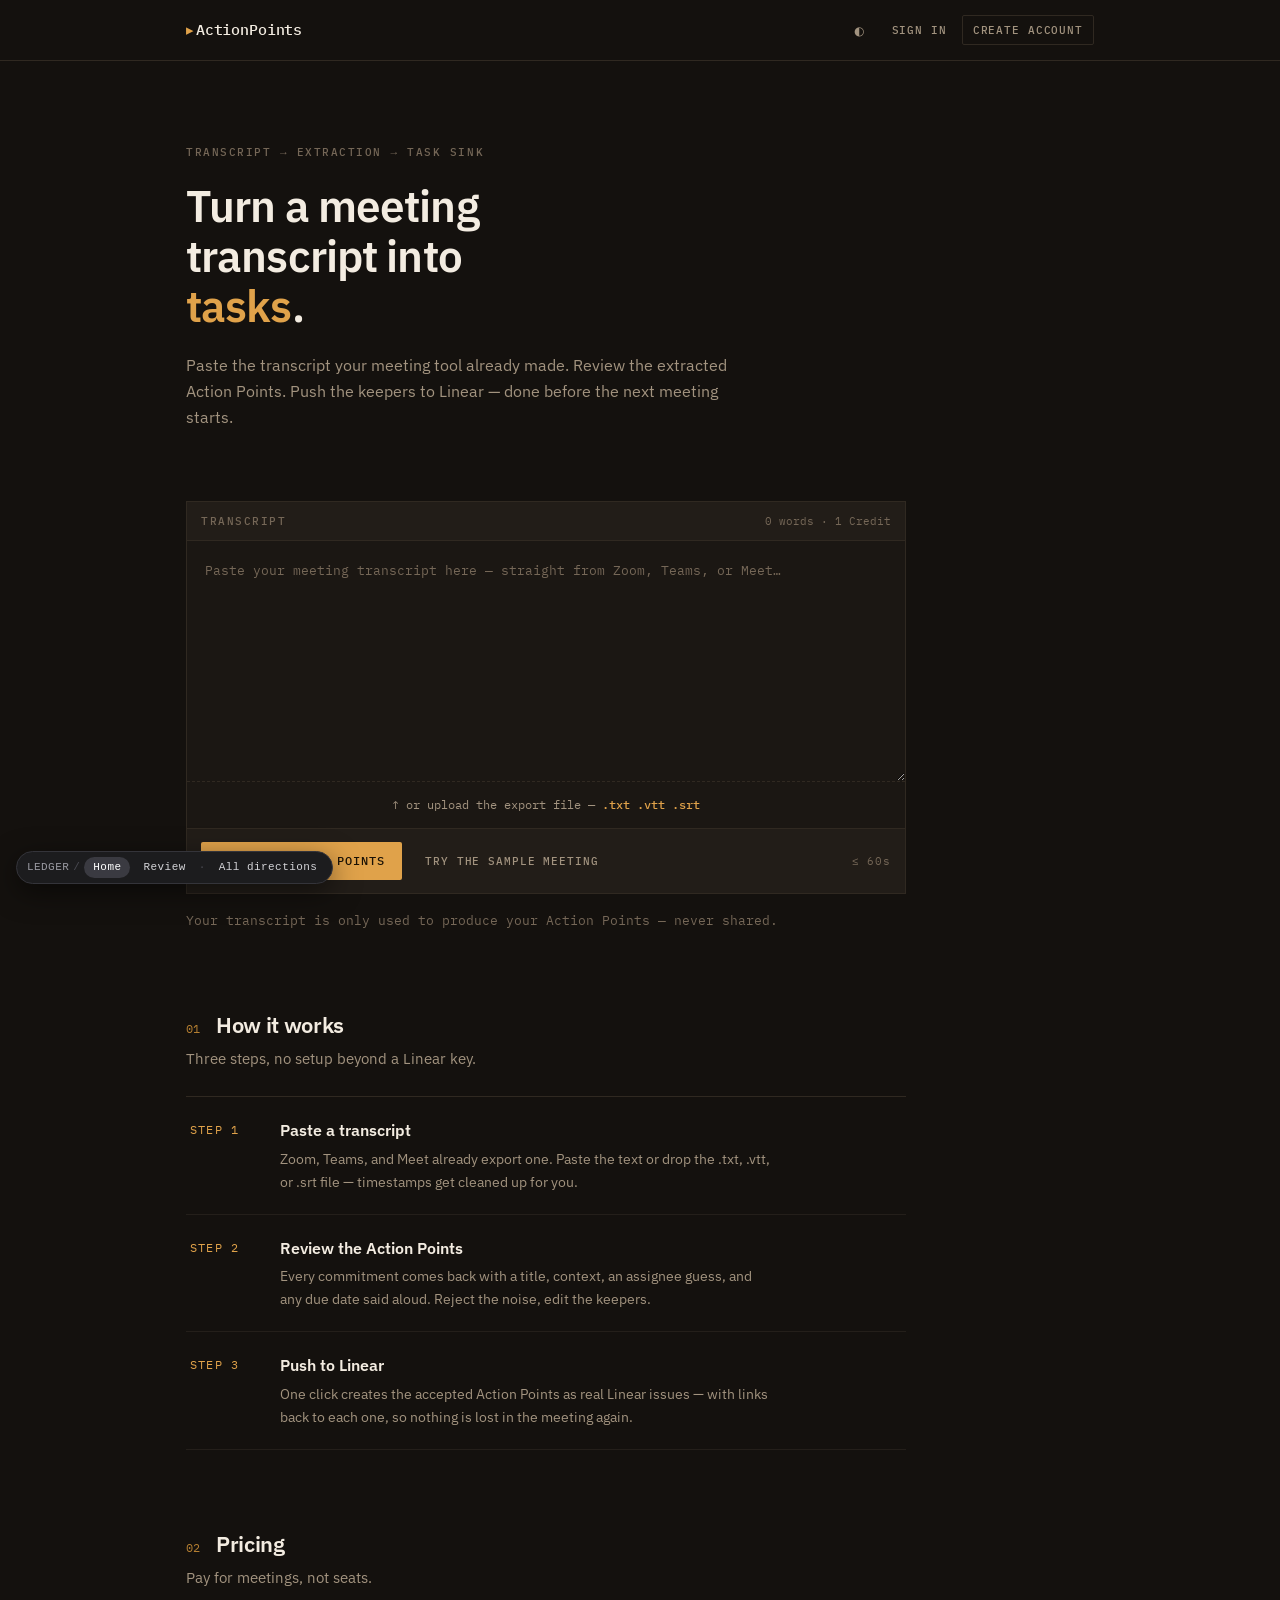
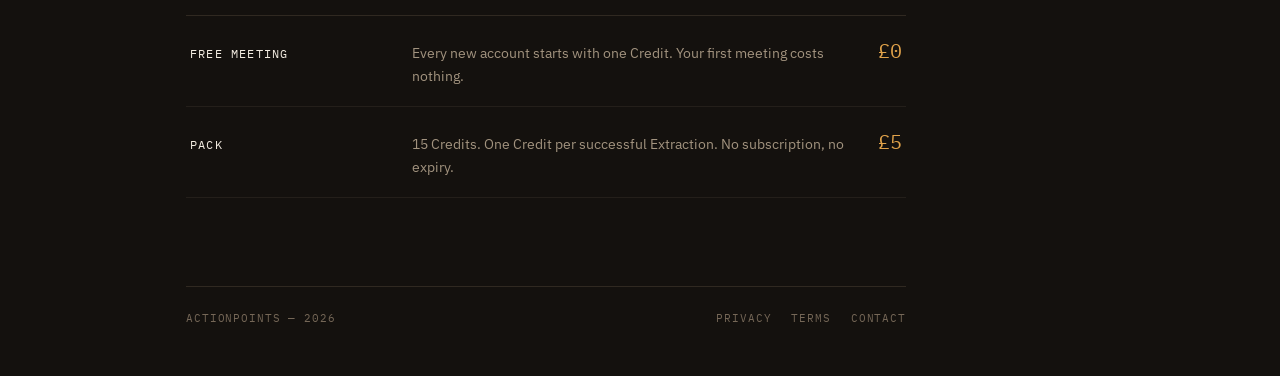
<file: docs/design/facelift-mockups/ledger-home.html>
<!doctype html>
<html lang="en" data-theme="dark">
<head>
<meta charset="utf-8">
<meta name="viewport" content="width=device-width, initial-scale=1">
<title>Ledger — Homepage — ActionPoints mockup</title>
<style>
  @font-face {
    font-family: 'IBM Plex Sans';
    src: url('fonts/IBMPlexSans-var.woff2') format('woff2');
    font-weight: 100 700; font-style: normal; font-display: swap;
  }
  @font-face {
    font-family: 'IBM Plex Mono';
    src: url('fonts/IBMPlexMono-400.woff2') format('woff2');
    font-weight: 400; font-style: normal; font-display: swap;
  }
  @font-face {
    font-family: 'IBM Plex Mono';
    src: url('fonts/IBMPlexMono-500.woff2') format('woff2');
    font-weight: 500; font-style: normal; font-display: swap;
  }

  /* ── Ledger tokens ───────────────────────────────────────────────
     Warm ink surfaces, hairline rules, amber accent. The app looks
     like the record it produces. */
  :root {
    --bg:          #14110e;
    --panel:       #1b1713;
    --panel-2:     #221d18;
    --rule:        #302921;
    --rule-soft:   #241f1a;
    --text:        #f3ece1;
    --text-muted:  #a2937f;
    --text-faint:  #756757;
    --accent:      #e0a24a;
    --accent-dim:  #b57f31;
    --accent-ink:  #1a1206;
    --success:     #8fae5f;
    --danger:      #d9603f;
    --radius:      2px;
    --mono: 'IBM Plex Mono', ui-monospace, SFMono-Regular, Menlo, monospace;
  }

  * { box-sizing: border-box; }
  html { -webkit-font-smoothing: antialiased; }
  body {
    margin: 0; background: var(--bg); color: var(--text);
    font-family: 'IBM Plex Sans', system-ui, sans-serif;
    font-size: 15px; line-height: 1.65;
  }
  a { color: inherit; }

  .wrap { max-width: 980px; margin: 0 auto; padding: 0 36px; }
  .col  { max-width: 720px; }

  .label {
    font-family: var(--mono); font-size: 11px; font-weight: 500;
    letter-spacing: .14em; text-transform: uppercase; color: var(--text-faint);
  }

  /* ── Navigation shell ─────────────────────────────────────────── */
  .nav { border-bottom: 1px solid var(--rule); background: var(--bg); position: sticky; top: 0; z-index: 20; }
  .nav-inner { display: flex; align-items: center; justify-content: space-between; height: 60px; }
  .wordmark {
    font-family: var(--mono); font-weight: 500; font-size: 15px;
    letter-spacing: -0.01em; text-decoration: none;
    display: inline-flex; align-items: baseline; gap: 2px;
  }
  .wordmark .mark { color: var(--accent); }
  .nav-right { display: flex; align-items: center; gap: 4px; }

  /* ── Controls ─────────────────────────────────────────────────── */
  .btn {
    display: inline-flex; align-items: center; justify-content: center; gap: 8px;
    height: 38px; padding: 0 16px; border-radius: var(--radius);
    border: 1px solid transparent; background: transparent; color: var(--text);
    font-family: var(--mono); font-size: 12px; font-weight: 500;
    letter-spacing: .08em; text-transform: uppercase;
    cursor: pointer; text-decoration: none;
    transition: background .13s ease, border-color .13s ease, color .13s ease;
  }
  .btn:focus-visible { outline: 2px solid var(--accent); outline-offset: 2px; }
  .btn-primary { background: var(--accent); color: var(--accent-ink); font-weight: 500; }
  .btn-primary:hover { background: #eeb35c; }
  .btn-outline { border-color: var(--rule); color: var(--text-muted); }
  .btn-outline:hover { border-color: var(--accent-dim); color: var(--text); }
  .btn-ghost { color: var(--text-muted); }
  .btn-ghost:hover { color: var(--text); background: var(--panel-2); }
  .btn-sm { height: 30px; padding: 0 10px; font-size: 11px; }
  .btn-icon { width: 34px; padding: 0; }

  /* ── Hero ─────────────────────────────────────────────────────── */
  .hero { padding: 82px 0 34px; }
  .hero .label { display: block; margin-bottom: 20px; }
  h1 {
    margin: 0; font-size: 44px; line-height: 1.14; font-weight: 600;
    letter-spacing: -0.02em; max-width: 15ch;
  }
  h1 em { font-style: normal; color: var(--accent); }
  .lede { margin: 20px 0 0; max-width: 56ch; color: var(--text-muted); font-size: 16px; }
  .rule { border: 0; border-top: 1px solid var(--rule); margin: 0; }

  /* ── Transcript composer ──────────────────────────────────────── */
  .composer { margin-top: 36px; border: 1px solid var(--rule); background: var(--panel); }
  .composer-head {
    display: flex; align-items: center; justify-content: space-between;
    padding: 10px 14px; border-bottom: 1px solid var(--rule); background: var(--panel-2);
  }
  .composer-head .meta { font-family: var(--mono); font-size: 11px; color: var(--text-faint); }
  textarea {
    display: block; width: 100%; min-height: 240px; resize: vertical;
    border: 0; background: transparent; color: var(--text);
    font-family: var(--mono); font-size: 13px; line-height: 1.85; padding: 18px;
  }
  textarea::placeholder { color: var(--text-faint); }
  textarea:focus { outline: none; }
  .composer:focus-within { border-color: var(--accent-dim); }
  .dropzone {
    display: block; text-align: center; padding: 13px;
    border-top: 1px dashed var(--rule); color: var(--text-muted);
    font-family: var(--mono); font-size: 12px; cursor: pointer;
  }
  .dropzone:hover { background: var(--panel-2); color: var(--text); }
  .dropzone b { color: var(--accent); font-weight: 500; }
  .composer-foot {
    display: flex; align-items: center; gap: 12px;
    padding: 13px 14px; border-top: 1px solid var(--rule); background: var(--panel-2);
  }
  .composer-foot .spacer { flex: 1; }
  .cost { font-family: var(--mono); font-size: 11px; color: var(--text-faint); letter-spacing: .08em; }
  .note { margin: 16px 0 0; font-size: 13px; color: var(--text-faint); font-family: var(--mono); }

  /* ── Sections as ledger entries ───────────────────────────────── */
  section { padding: 76px 0 0; }
  .section-head { display: flex; align-items: baseline; gap: 16px; margin-bottom: 4px; }
  .section-head h2 { margin: 0; font-size: 22px; font-weight: 600; letter-spacing: -0.015em; }
  .section-head .n { font-family: var(--mono); font-size: 12px; color: var(--accent-dim); }
  .section-sub { margin: 0 0 24px; color: var(--text-muted); font-size: 15px; }

  .steps { border-top: 1px solid var(--rule); }
  .step { display: grid; grid-template-columns: 68px 1fr; gap: 22px;
          padding: 20px 4px; border-bottom: 1px solid var(--rule-soft); }
  .step .n { font-family: var(--mono); font-size: 12px; color: var(--accent); letter-spacing: .1em; padding-top: 3px; }
  .step h3 { margin: 0 0 4px; font-size: 16px; font-weight: 600; }
  .step p  { margin: 0; color: var(--text-muted); font-size: 14px; max-width: 62ch; }

  /* ── Pricing ──────────────────────────────────────────────────── */
  .prices { border-top: 1px solid var(--rule); }
  .price-row {
    display: grid; grid-template-columns: 200px 1fr auto; gap: 22px; align-items: baseline;
    padding: 18px 4px; border-bottom: 1px solid var(--rule-soft);
  }
  .price-row .name { font-family: var(--mono); font-size: 12px; letter-spacing: .1em;
                     text-transform: uppercase; color: var(--text); }
  .price-row p { margin: 0; color: var(--text-muted); font-size: 14px; }
  .price-row .amount { font-family: var(--mono); font-size: 20px; color: var(--accent); }

  /* ── Footer ───────────────────────────────────────────────────── */
  footer {
    margin-top: 88px; border-top: 1px solid var(--rule); padding: 22px 0 48px;
    display: flex; justify-content: space-between; font-family: var(--mono);
    font-size: 11px; letter-spacing: .08em; text-transform: uppercase; color: var(--text-faint);
  }
  footer nav { display: flex; gap: 20px; }
  footer a { text-decoration: none; }
  footer a:hover { color: var(--accent); }

  /* ── Mockup scaffolding (not part of the design) ──────────────── */
  .mockup-nav {
    position: fixed; left: 16px; bottom: 16px; z-index: 90;
    display: flex; align-items: center; gap: 4px;
    padding: 5px 6px 5px 10px; border-radius: 999px;
    background: #1c1c1e; border: 1px solid #34343a;
    box-shadow: 0 8px 28px rgba(0,0,0,.5);
    font: 500 11px/1 ui-monospace, SFMono-Regular, Menlo, monospace;
    color: #9a9aa2; letter-spacing: .04em;
  }
  .mockup-nav a { text-decoration: none; color: #d4d4d8; padding: 5px 9px; border-radius: 999px; }
  .mockup-nav a:hover { background: #2a2a2e; }
  .mockup-nav a[aria-current] { background: #3a3a41; color: #fff; }
  .mockup-nav .sep { color: #4a4a52; }

  @media (max-width: 820px) {
    .wrap { padding: 0 20px; }
    h1 { font-size: 32px; }
    .step { grid-template-columns: 1fr; gap: 6px; }
    .price-row { grid-template-columns: 1fr; gap: 6px; }
  }
</style>
</head>
<body>

<header class="nav">
  <div class="wrap nav-inner">
    <a class="wordmark" href="#"><span class="mark">▸</span>ActionPoints</a>
    <div class="nav-right">
      <button class="btn btn-ghost btn-icon" title="Theme: system" aria-label="Theme: system">◐</button>
      <a class="btn btn-ghost btn-sm" href="#">Sign in</a>
      <a class="btn btn-outline btn-sm" href="#">Create account</a>
    </div>
  </div>
</header>

<main class="wrap">
  <div class="col">
    <div class="hero">
      <span class="label">Transcript → Extraction → Task Sink</span>
      <h1>Turn a meeting transcript into <em>tasks</em>.</h1>
      <p class="lede">
        Paste the transcript your meeting tool already made. Review the extracted
        Action Points. Push the keepers to Linear — done before the next meeting starts.
      </p>
    </div>

    <form class="composer" onsubmit="return false">
      <div class="composer-head">
        <span class="label">Transcript</span>
        <span class="meta">0 words · 1 Credit</span>
      </div>
      <textarea placeholder="Paste your meeting transcript here — straight from Zoom, Teams, or Meet…" aria-label="Meeting transcript"></textarea>
      <label class="dropzone">↑ or upload the export file — <b>.txt .vtt .srt</b></label>
      <div class="composer-foot">
        <button class="btn btn-primary" type="submit">Extract Action Points</button>
        <button class="btn btn-ghost btn-sm" type="button">Try the sample meeting</button>
        <span class="spacer"></span>
        <span class="cost">≤ 60s</span>
      </div>
    </form>

    <p class="note">Your transcript is only used to produce your Action Points — never shared.</p>

    <section>
      <div class="section-head"><span class="n">01</span><h2>How it works</h2></div>
      <p class="section-sub">Three steps, no setup beyond a Linear key.</p>
      <div class="steps">
        <div class="step">
          <span class="n">STEP 1</span>
          <div>
            <h3>Paste a transcript</h3>
            <p>Zoom, Teams, and Meet already export one. Paste the text or drop the .txt, .vtt, or .srt file — timestamps get cleaned up for you.</p>
          </div>
        </div>
        <div class="step">
          <span class="n">STEP 2</span>
          <div>
            <h3>Review the Action Points</h3>
            <p>Every commitment comes back with a title, context, an assignee guess, and any due date said aloud. Reject the noise, edit the keepers.</p>
          </div>
        </div>
        <div class="step">
          <span class="n">STEP 3</span>
          <div>
            <h3>Push to Linear</h3>
            <p>One click creates the accepted Action Points as real Linear issues — with links back to each one, so nothing is lost in the meeting again.</p>
          </div>
        </div>
      </div>
    </section>

    <section>
      <div class="section-head"><span class="n">02</span><h2>Pricing</h2></div>
      <p class="section-sub">Pay for meetings, not seats.</p>
      <div class="prices">
        <div class="price-row">
          <span class="name">Free Meeting</span>
          <p>Every new account starts with one Credit. Your first meeting costs nothing.</p>
          <span class="amount">£0</span>
        </div>
        <div class="price-row">
          <span class="name">Pack</span>
          <p>15 Credits. One Credit per successful Extraction. No subscription, no expiry.</p>
          <span class="amount">£5</span>
        </div>
      </div>
    </section>

    <footer>
      <span>ActionPoints — 2026</span>
      <nav>
        <a href="#">Privacy</a>
        <a href="#">Terms</a>
        <a href="#">Contact</a>
      </nav>
    </footer>
  </div>
</main>

<div class="mockup-nav">
  LEDGER <span class="sep">/</span>
  <a href="ledger-home.html" aria-current="page">Home</a>
  <a href="ledger-review.html">Review</a>
  <span class="sep">·</span>
  <a href="index.html">All directions</a>
</div>

</body>
</html>
</file>
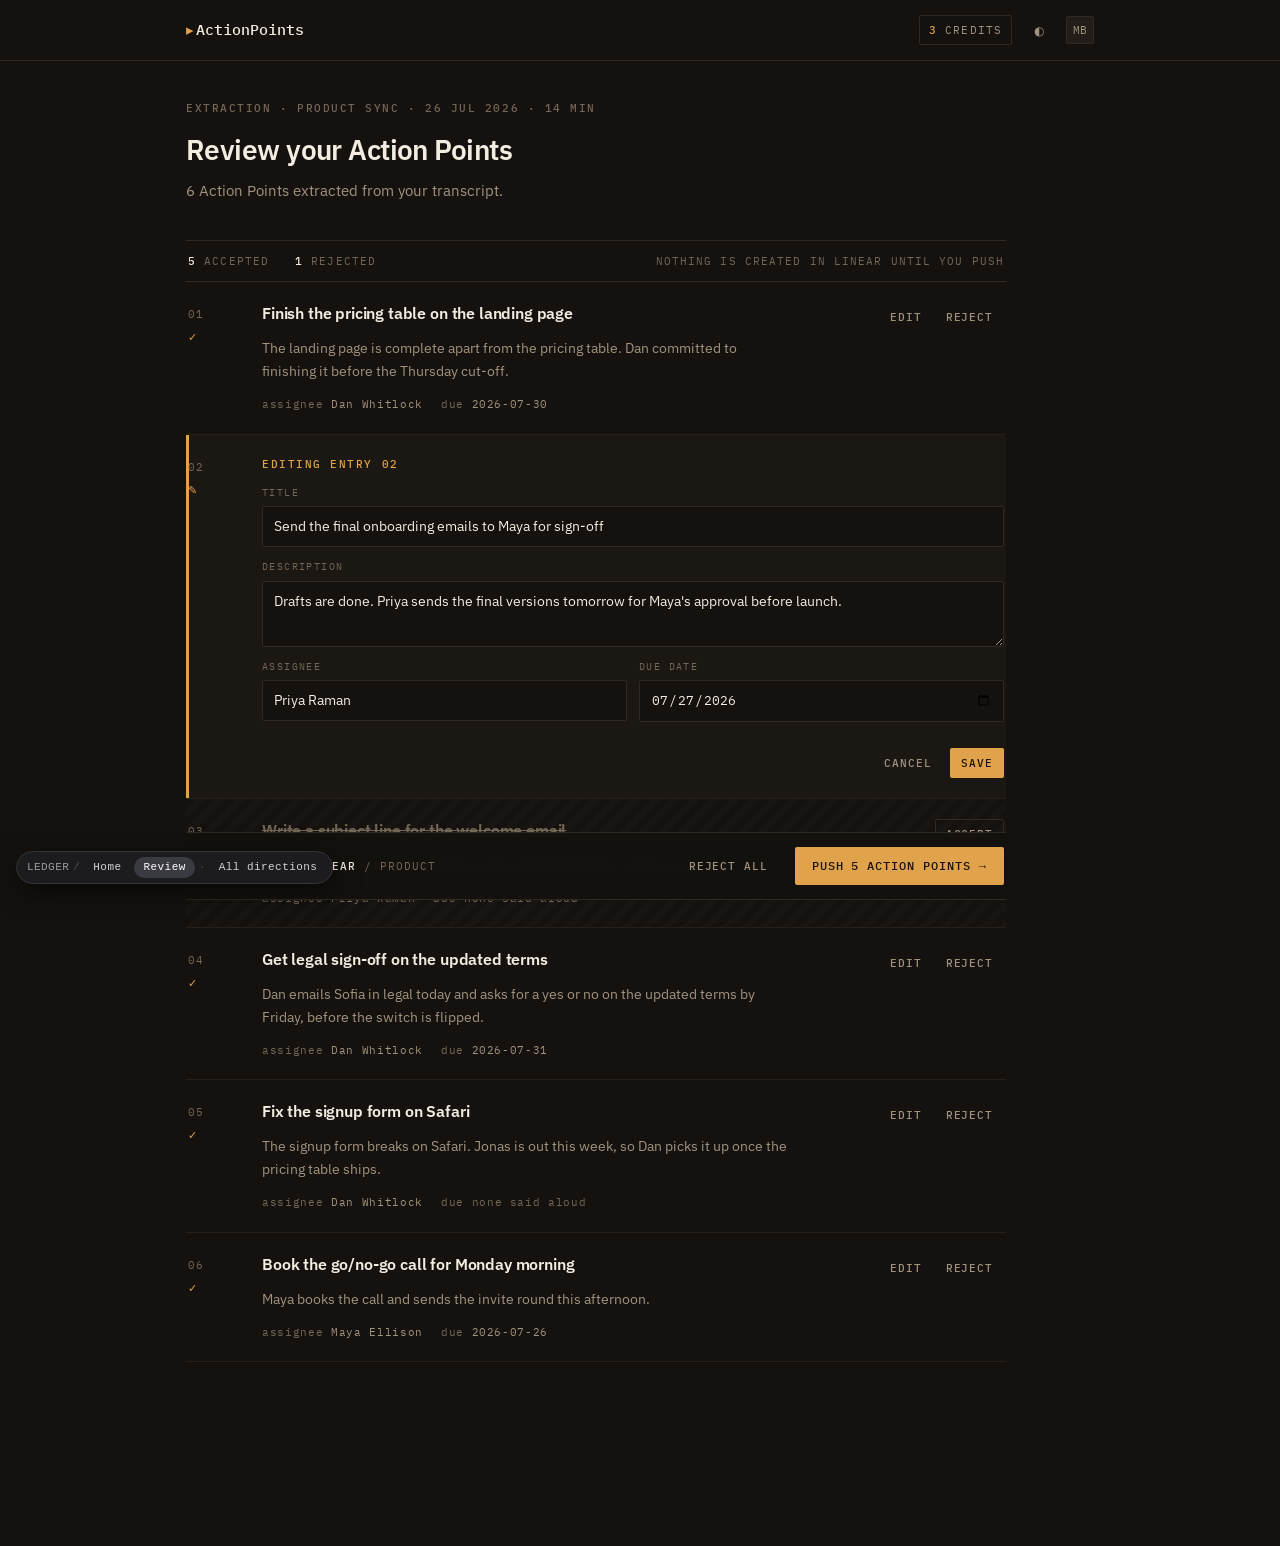
<file: docs/design/facelift-mockups/ledger-review.html>
<!doctype html>
<html lang="en" data-theme="dark">
<head>
<meta charset="utf-8">
<meta name="viewport" content="width=device-width, initial-scale=1">
<title>Ledger — Review — ActionPoints mockup</title>
<style>
  @font-face {
    font-family: 'IBM Plex Sans';
    src: url('fonts/IBMPlexSans-var.woff2') format('woff2');
    font-weight: 100 700; font-style: normal; font-display: swap;
  }
  @font-face {
    font-family: 'IBM Plex Mono';
    src: url('fonts/IBMPlexMono-400.woff2') format('woff2');
    font-weight: 400; font-style: normal; font-display: swap;
  }
  @font-face {
    font-family: 'IBM Plex Mono';
    src: url('fonts/IBMPlexMono-500.woff2') format('woff2');
    font-weight: 500; font-style: normal; font-display: swap;
  }

  :root {
    --bg:          #14110e;
    --panel:       #1b1713;
    --panel-2:     #221d18;
    --rule:        #302921;
    --rule-soft:   #241f1a;
    --text:        #f3ece1;
    --text-muted:  #a2937f;
    --text-faint:  #756757;
    --accent:      #e0a24a;
    --accent-dim:  #b57f31;
    --accent-ink:  #1a1206;
    --success:     #8fae5f;
    --danger:      #d9603f;
    --radius:      2px;
    --mono: 'IBM Plex Mono', ui-monospace, SFMono-Regular, Menlo, monospace;
  }

  * { box-sizing: border-box; }
  html { -webkit-font-smoothing: antialiased; }
  body {
    margin: 0; background: var(--bg); color: var(--text);
    font-family: 'IBM Plex Sans', system-ui, sans-serif;
    font-size: 15px; line-height: 1.65;
  }
  a { color: inherit; }

  .wrap { max-width: 980px; margin: 0 auto; padding: 0 36px; }
  .col  { max-width: 820px; padding-bottom: 90px; }

  .label {
    font-family: var(--mono); font-size: 11px; font-weight: 500;
    letter-spacing: .14em; text-transform: uppercase; color: var(--text-faint);
  }

  /* ── Navigation shell ─────────────────────────────────────────── */
  .nav { border-bottom: 1px solid var(--rule); background: var(--bg); position: sticky; top: 0; z-index: 20; }
  .nav-inner { display: flex; align-items: center; justify-content: space-between; height: 60px; }
  .wordmark {
    font-family: var(--mono); font-weight: 500; font-size: 15px; text-decoration: none;
    display: inline-flex; align-items: baseline; gap: 2px;
  }
  .wordmark .mark { color: var(--accent); }
  .nav-right { display: flex; align-items: center; gap: 10px; }
  .credits {
    font-family: var(--mono); font-size: 11px; letter-spacing: .1em; text-transform: uppercase;
    color: var(--text-muted); text-decoration: none;
    border: 1px solid var(--rule); border-radius: var(--radius); padding: 5px 9px;
  }
  .credits b { color: var(--accent); font-weight: 500; }
  .credits:hover { border-color: var(--accent-dim); }
  .avatar {
    width: 28px; height: 28px; border-radius: var(--radius);
    background: var(--panel-2); border: 1px solid var(--rule);
    display: grid; place-items: center;
    font-family: var(--mono); font-size: 11px; color: var(--text-muted);
  }

  /* ── Controls ─────────────────────────────────────────────────── */
  .btn {
    display: inline-flex; align-items: center; justify-content: center; gap: 8px;
    height: 38px; padding: 0 16px; border-radius: var(--radius);
    border: 1px solid transparent; background: transparent; color: var(--text);
    font-family: var(--mono); font-size: 12px; font-weight: 500;
    letter-spacing: .08em; text-transform: uppercase; cursor: pointer; text-decoration: none;
    transition: background .13s ease, border-color .13s ease, color .13s ease;
  }
  .btn:focus-visible { outline: 2px solid var(--accent); outline-offset: 2px; }
  .btn-primary { background: var(--accent); color: var(--accent-ink); }
  .btn-primary:hover { background: #eeb35c; }
  .btn-outline { border-color: var(--rule); color: var(--text-muted); }
  .btn-outline:hover { border-color: var(--accent-dim); color: var(--text); }
  .btn-ghost { color: var(--text-muted); }
  .btn-ghost:hover { color: var(--text); background: var(--panel-2); }
  .btn-sm { height: 30px; padding: 0 10px; font-size: 11px; }
  .btn-icon { width: 34px; padding: 0; }

  /* ── Review header ────────────────────────────────────────────── */
  .head { padding: 38px 0 16px; }
  .head .label { display: block; margin-bottom: 10px; }
  .head h1 { margin: 0; font-size: 28px; font-weight: 600; letter-spacing: -0.02em; }
  .head p { margin: 6px 0 0; color: var(--text-muted); font-size: 15px; }

  .counts {
    display: flex; gap: 26px; align-items: center;
    border-top: 1px solid var(--rule); border-bottom: 1px solid var(--rule);
    padding: 11px 2px; margin-top: 20px;
    font-family: var(--mono); font-size: 11px; letter-spacing: .1em;
    text-transform: uppercase; color: var(--text-faint);
  }
  .counts b { color: var(--text); font-weight: 500; }
  .counts .spacer { flex: 1; }

  /* ── The record: rule-separated entries, numbered gutter ──────── */
  .entries { list-style: none; margin: 0; padding: 0; }
  .entry {
    display: grid; grid-template-columns: 54px 1fr; gap: 20px;
    padding: 20px 2px; border-bottom: 1px solid var(--rule-soft);
    transition: background .13s ease;
  }
  .entry:hover { background: var(--panel); }
  .gutter { font-family: var(--mono); font-size: 11px; color: var(--text-faint); padding-top: 3px; }
  .gutter .no { display: block; letter-spacing: .1em; }
  .gutter .state { display: block; margin-top: 5px; color: var(--accent); }

  .entry-top { display: flex; align-items: flex-start; justify-content: space-between; gap: 18px; }
  .entry h2 { margin: 0; font-size: 16px; font-weight: 600; line-height: 1.4; letter-spacing: -0.01em; }
  .entry .desc { margin: 5px 0 0; color: var(--text-muted); font-size: 14px; max-width: 66ch; }
  .entry .actions { display: flex; gap: 2px; flex-shrink: 0; }

  .meta {
    display: flex; flex-wrap: wrap; gap: 18px; margin-top: 12px;
    font-family: var(--mono); font-size: 11px; letter-spacing: .06em; color: var(--text-muted);
  }
  .meta .k { color: var(--text-faint); }
  .meta .v.empty { color: var(--text-faint); }

  /* Rejected: struck from the record, still legible. */
  .entry.is-rejected { background: repeating-linear-gradient(
      135deg, transparent 0 7px, rgba(255,255,255,.014) 7px 14px); }
  .entry.is-rejected h2 { text-decoration: line-through; color: var(--text-faint); }
  .entry.is-rejected .desc, .entry.is-rejected .meta { color: var(--text-faint); }
  .entry.is-rejected .gutter .state { color: var(--danger); }

  /* Editing: the entry opens into the form, amber-ruled. */
  .entry.is-editing { background: var(--panel); box-shadow: inset 3px 0 0 var(--accent); }
  .entry.is-editing .gutter .state { color: var(--accent); }
  .field { display: block; margin-bottom: 12px; }
  .field > span {
    display: block; font-family: var(--mono); font-size: 10px; letter-spacing: .14em;
    text-transform: uppercase; color: var(--text-faint); margin-bottom: 5px;
  }
  input[type=text], input[type=date], textarea {
    display: block; width: 100%; font-family: 'IBM Plex Sans', sans-serif; font-size: 14px;
    color: var(--text); background: var(--bg); border: 1px solid var(--rule);
    border-radius: var(--radius); padding: 9px 11px; line-height: 1.5;
  }
  input[type=date] { font-family: var(--mono); font-size: 13px; }
  textarea { resize: vertical; min-height: 66px; }
  input:focus, textarea:focus { outline: none; border-color: var(--accent); }
  .field-row { display: grid; grid-template-columns: 1fr 1fr; gap: 12px; }
  .edit-actions { display: flex; justify-content: flex-end; gap: 8px; margin-top: 14px; }

  /* ── Push footer ──────────────────────────────────────────────── */
  .pushbar {
    position: sticky; bottom: 0; margin-top: 26px;
    display: flex; align-items: center; gap: 16px;
    border-top: 1px solid var(--rule); border-bottom: 1px solid var(--rule);
    background: rgba(20,17,14,.94); backdrop-filter: blur(8px); padding: 14px 2px;
  }
  .pushbar .summary { font-family: var(--mono); font-size: 11px; letter-spacing: .09em;
                      text-transform: uppercase; color: var(--text-faint); }
  .pushbar .summary b { color: var(--text); font-weight: 500; }
  .pushbar .spacer { flex: 1; }

  /* ── Mockup scaffolding (not part of the design) ──────────────── */
  .mockup-nav {
    position: fixed; left: 16px; bottom: 16px; z-index: 90;
    display: flex; align-items: center; gap: 4px;
    padding: 5px 6px 5px 10px; border-radius: 999px;
    background: #1c1c1e; border: 1px solid #34343a;
    box-shadow: 0 8px 28px rgba(0,0,0,.5);
    font: 500 11px/1 ui-monospace, SFMono-Regular, Menlo, monospace;
    color: #9a9aa2; letter-spacing: .04em;
  }
  .mockup-nav a { text-decoration: none; color: #d4d4d8; padding: 5px 9px; border-radius: 999px; }
  .mockup-nav a:hover { background: #2a2a2e; }
  .mockup-nav a[aria-current] { background: #3a3a41; color: #fff; }
  .mockup-nav .sep { color: #4a4a52; }

  @media (max-width: 820px) {
    .wrap { padding: 0 20px; }
    .entry { grid-template-columns: 1fr; gap: 8px; }
    .gutter { display: flex; gap: 10px; }
    .gutter .state { margin-top: 0; }
    .field-row { grid-template-columns: 1fr; }
    .pushbar { flex-wrap: wrap; }
  }
</style>
</head>
<body>

<header class="nav">
  <div class="wrap nav-inner">
    <a class="wordmark" href="ledger-home.html"><span class="mark">▸</span>ActionPoints</a>
    <div class="nav-right">
      <a class="credits" href="#"><b>3</b> Credits</a>
      <button class="btn btn-ghost btn-icon" title="Theme: dark" aria-label="Theme: dark">◐</button>
      <div class="avatar">MB</div>
    </div>
  </div>
</header>

<main class="wrap">
  <div class="col">
    <div class="head">
      <span class="label">Extraction · Product sync · 26 Jul 2026 · 14 min</span>
      <h1>Review your Action Points</h1>
      <p>6 Action Points extracted from your transcript.</p>
    </div>

    <div class="counts">
      <span><b>5</b> accepted</span>
      <span><b>1</b> rejected</span>
      <span class="spacer"></span>
      <span>Nothing is created in Linear until you Push</span>
    </div>

    <ul class="entries">

      <li class="entry">
        <div class="gutter"><span class="no">01</span><span class="state">✓</span></div>
        <div>
          <div class="entry-top">
            <h2>Finish the pricing table on the landing page</h2>
            <div class="actions">
              <button class="btn btn-ghost btn-sm">Edit</button>
              <button class="btn btn-ghost btn-sm">Reject</button>
            </div>
          </div>
          <p class="desc">The landing page is complete apart from the pricing table. Dan committed to finishing it before the Thursday cut-off.</p>
          <div class="meta">
            <span><span class="k">assignee</span> Dan Whitlock</span>
            <span><span class="k">due</span> 2026-07-30</span>
          </div>
        </div>
      </li>

      <li class="entry is-editing">
        <div class="gutter"><span class="no">02</span><span class="state">✎</span></div>
        <div>
          <span class="label" style="display:block;margin-bottom:12px;color:var(--accent)">Editing entry 02</span>
          <label class="field">
            <span>Title</span>
            <input type="text" value="Send the final onboarding emails to Maya for sign-off">
          </label>
          <label class="field">
            <span>Description</span>
            <textarea>Drafts are done. Priya sends the final versions tomorrow for Maya's approval before launch.</textarea>
          </label>
          <div class="field-row">
            <label class="field">
              <span>Assignee</span>
              <input type="text" value="Priya Raman">
            </label>
            <label class="field">
              <span>Due date</span>
              <input type="date" value="2026-07-27">
            </label>
          </div>
          <div class="edit-actions">
            <button class="btn btn-ghost btn-sm">Cancel</button>
            <button class="btn btn-primary btn-sm">Save</button>
          </div>
        </div>
      </li>

      <li class="entry is-rejected">
        <div class="gutter"><span class="no">03</span><span class="state">✕</span></div>
        <div>
          <div class="entry-top">
            <h2>Write a subject line for the welcome email</h2>
            <div class="actions">
              <button class="btn btn-outline btn-sm">Accept</button>
            </div>
          </div>
          <p class="desc">Priya flagged the welcome email as still missing a proper subject line.</p>
          <div class="meta">
            <span><span class="k">assignee</span> Priya Raman</span>
            <span><span class="k">due</span> <span class="v empty">none said aloud</span></span>
          </div>
        </div>
      </li>

      <li class="entry">
        <div class="gutter"><span class="no">04</span><span class="state">✓</span></div>
        <div>
          <div class="entry-top">
            <h2>Get legal sign-off on the updated terms</h2>
            <div class="actions">
              <button class="btn btn-ghost btn-sm">Edit</button>
              <button class="btn btn-ghost btn-sm">Reject</button>
            </div>
          </div>
          <p class="desc">Dan emails Sofia in legal today and asks for a yes or no on the updated terms by Friday, before the switch is flipped.</p>
          <div class="meta">
            <span><span class="k">assignee</span> Dan Whitlock</span>
            <span><span class="k">due</span> 2026-07-31</span>
          </div>
        </div>
      </li>

      <li class="entry">
        <div class="gutter"><span class="no">05</span><span class="state">✓</span></div>
        <div>
          <div class="entry-top">
            <h2>Fix the signup form on Safari</h2>
            <div class="actions">
              <button class="btn btn-ghost btn-sm">Edit</button>
              <button class="btn btn-ghost btn-sm">Reject</button>
            </div>
          </div>
          <p class="desc">The signup form breaks on Safari. Jonas is out this week, so Dan picks it up once the pricing table ships.</p>
          <div class="meta">
            <span><span class="k">assignee</span> Dan Whitlock</span>
            <span><span class="k">due</span> <span class="v empty">none said aloud</span></span>
          </div>
        </div>
      </li>

      <li class="entry">
        <div class="gutter"><span class="no">06</span><span class="state">✓</span></div>
        <div>
          <div class="entry-top">
            <h2>Book the go/no-go call for Monday morning</h2>
            <div class="actions">
              <button class="btn btn-ghost btn-sm">Edit</button>
              <button class="btn btn-ghost btn-sm">Reject</button>
            </div>
          </div>
          <p class="desc">Maya books the call and sends the invite round this afternoon.</p>
          <div class="meta">
            <span><span class="k">assignee</span> Maya Ellison</span>
            <span><span class="k">due</span> 2026-07-26</span>
          </div>
        </div>
      </li>

    </ul>

    <div class="pushbar">
      <span class="summary"><b>5</b> ready · sink <b>Linear</b> / Product</span>
      <span class="spacer"></span>
      <button class="btn btn-ghost btn-sm">Reject all</button>
      <button class="btn btn-primary">Push 5 Action Points →</button>
    </div>
  </div>
</main>

<div class="mockup-nav">
  LEDGER <span class="sep">/</span>
  <a href="ledger-home.html">Home</a>
  <a href="ledger-review.html" aria-current="page">Review</a>
  <span class="sep">·</span>
  <a href="index.html">All directions</a>
</div>

</body>
</html>
</file>
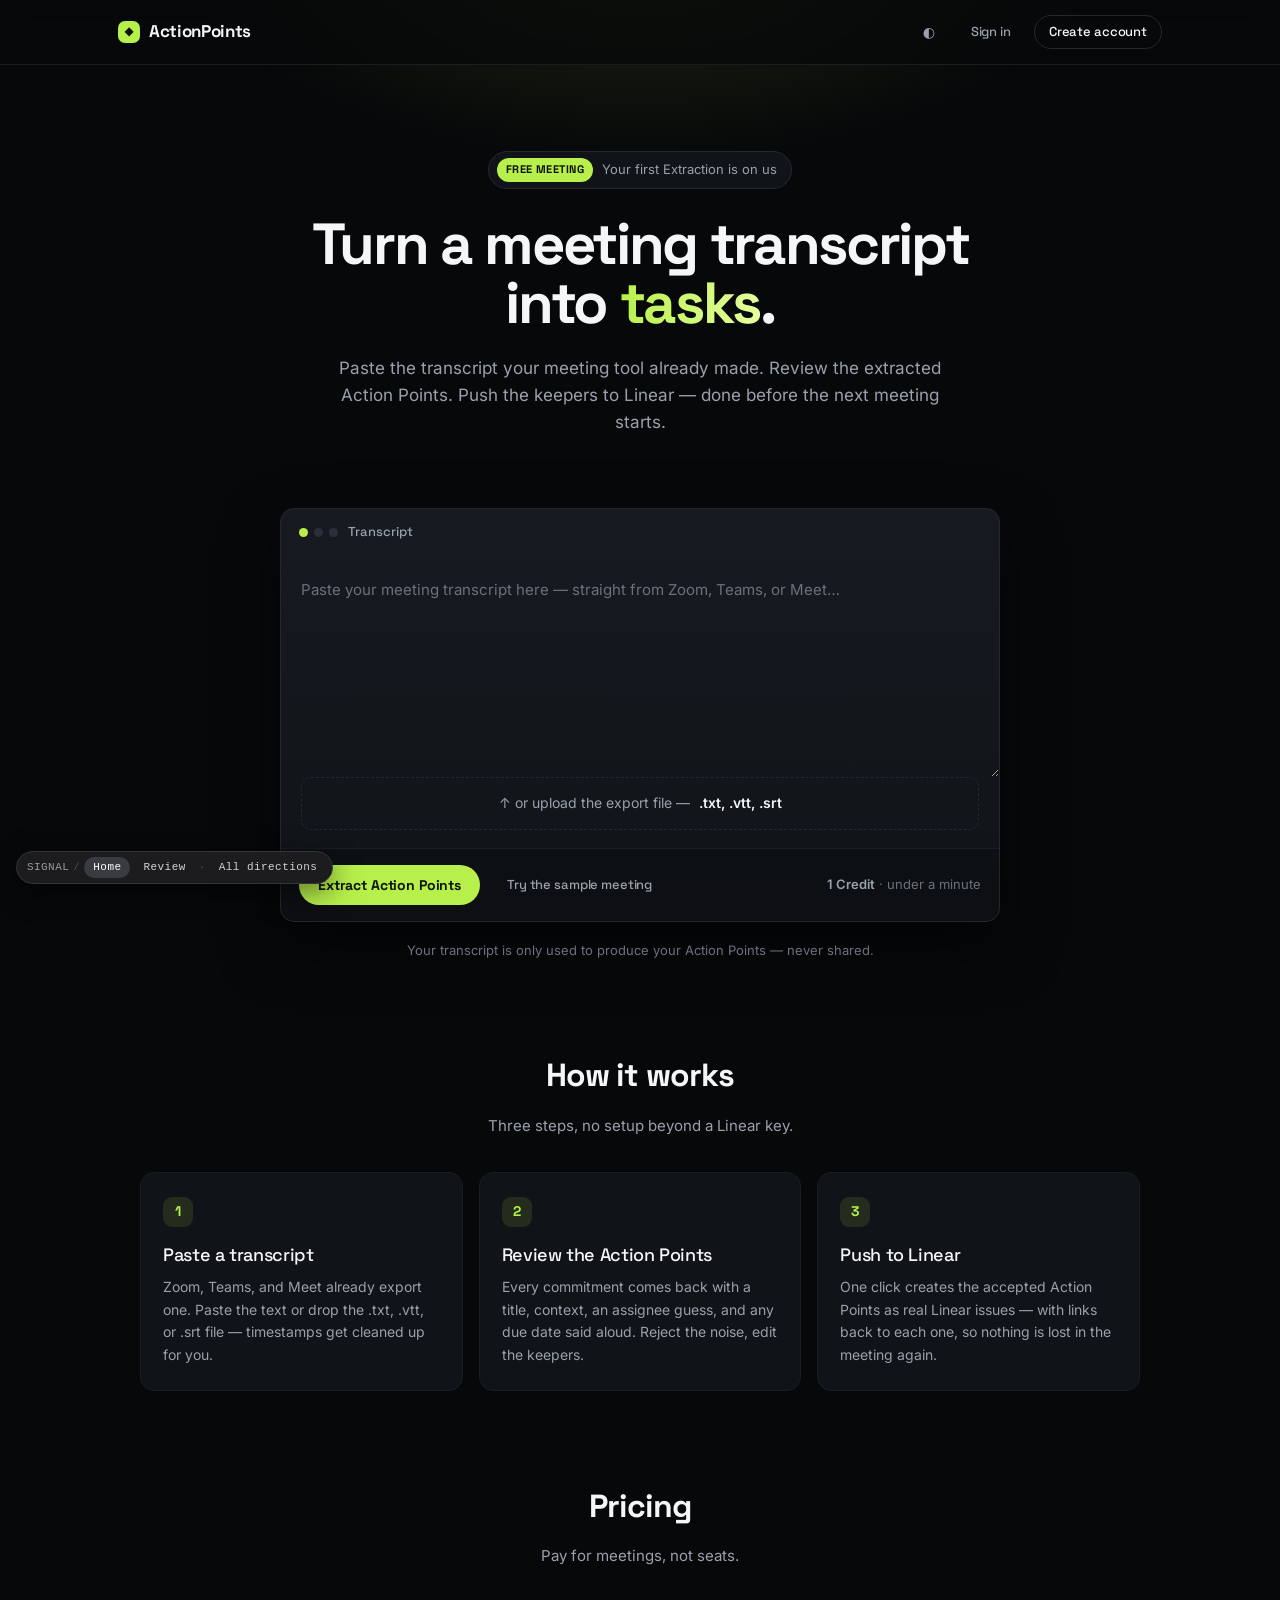
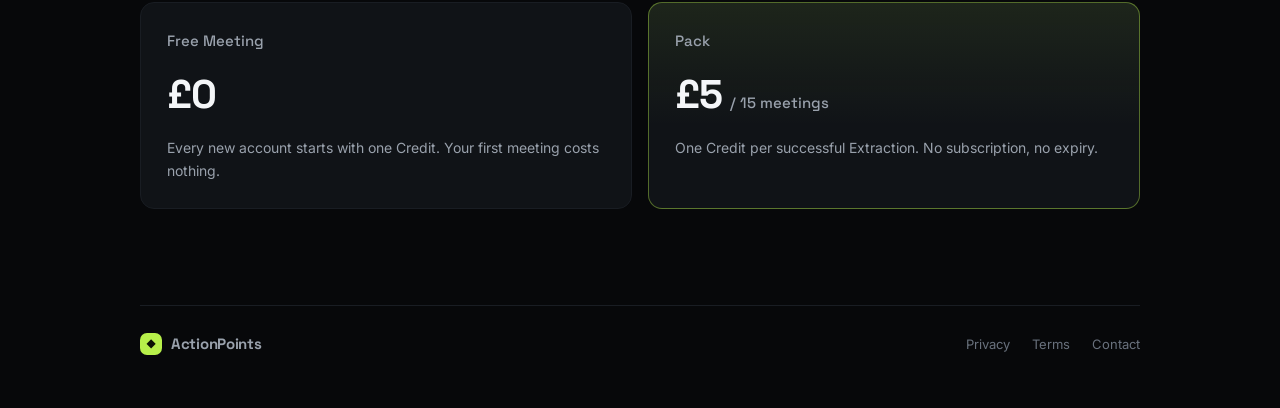
<file: docs/design/facelift-mockups/signal-home.html>
<!doctype html>
<html lang="en" data-theme="dark">
<head>
<meta charset="utf-8">
<meta name="viewport" content="width=device-width, initial-scale=1">
<title>Signal — Homepage — ActionPoints mockup</title>
<style>
  @font-face {
    font-family: 'Space Grotesk';
    src: url('fonts/SpaceGrotesk-var.woff2') format('woff2');
    font-weight: 300 700; font-style: normal; font-display: swap;
  }
  @font-face {
    font-family: 'Inter';
    src: url('fonts/Inter-var.woff2') format('woff2');
    font-weight: 100 900; font-style: normal; font-display: swap;
  }

  /* ── Signal tokens ───────────────────────────────────────────────
     True-black canvas, lifted panels, one loud lime. Geometric
     display type, generous radii — the product has an opinion. */
  :root {
    --bg:          #07080a;
    --panel:       #101317;
    --panel-2:     #171b21;
    --border:      #232830;
    --border-soft: #191d23;
    --text:        #f4f6f8;
    --text-muted:  #99a1ac;
    --text-faint:  #69717d;
    --accent:      #b7f04a;
    --accent-dim:  #8cc02f;
    --accent-ink:  #0c1204;
    --accent-glow: rgba(183, 240, 74, .14);
    --violet:      #a78bfa;
    --danger:      #ff6b6b;
    --radius:      14px;
    --radius-sm:   10px;
    --display: 'Space Grotesk', system-ui, sans-serif;
  }

  * { box-sizing: border-box; }
  html { -webkit-font-smoothing: antialiased; }
  body {
    margin: 0; background: var(--bg); color: var(--text);
    font-family: 'Inter', system-ui, sans-serif;
    font-size: 15px; line-height: 1.6;
  }
  body::before {
    content: ""; position: fixed; inset: 0; pointer-events: none; z-index: 0;
    background: radial-gradient(680px 340px at 50% -8%, var(--accent-glow), transparent 70%);
  }
  main, header { position: relative; z-index: 1; }
  a { color: inherit; }

  .wrap { max-width: 1100px; margin: 0 auto; padding: 0 28px; }
  .col  { max-width: 720px; margin: 0 auto; }
  .band { max-width: 1000px; margin: 0 auto; }

  /* ── Navigation shell ─────────────────────────────────────────── */
  .nav { position: sticky; top: 0; z-index: 20;
         background: rgba(7,8,10,.75); backdrop-filter: blur(14px);
         border-bottom: 1px solid var(--border-soft); }
  .nav-inner { display: flex; align-items: center; justify-content: space-between; height: 64px; }
  .wordmark {
    font-family: var(--display); font-weight: 700; font-size: 17px;
    letter-spacing: -0.02em; text-decoration: none;
    display: inline-flex; align-items: center; gap: 9px;
  }
  .wordmark .glyph {
    width: 22px; height: 22px; border-radius: 7px; background: var(--accent);
    display: grid; place-items: center; color: var(--accent-ink);
    font-size: 12px; font-weight: 700;
  }
  .nav-right { display: flex; align-items: center; gap: 8px; }

  /* ── Controls ─────────────────────────────────────────────────── */
  .btn {
    display: inline-flex; align-items: center; justify-content: center; gap: 8px;
    height: 40px; padding: 0 18px; border-radius: 999px;
    border: 1px solid transparent; background: transparent; color: var(--text);
    font-family: var(--display); font-size: 14px; font-weight: 500; letter-spacing: -0.01em;
    cursor: pointer; text-decoration: none;
    transition: transform .12s ease, background .14s ease, border-color .14s ease, color .14s ease;
  }
  .btn:active { transform: translateY(1px); }
  .btn:focus-visible { outline: 2px solid var(--accent); outline-offset: 3px; }
  .btn-primary { background: var(--accent); color: var(--accent-ink); font-weight: 700; }
  .btn-primary:hover { background: #c8fa66; box-shadow: 0 0 0 6px var(--accent-glow); }
  .btn-outline { border-color: var(--border); color: var(--text); }
  .btn-outline:hover { border-color: #333b46; background: var(--panel); }
  .btn-ghost { color: var(--text-muted); }
  .btn-ghost:hover { color: var(--text); background: var(--panel-2); }
  .btn-sm { height: 34px; padding: 0 14px; font-size: 13px; }
  .btn-icon { width: 38px; padding: 0; border-radius: 999px; }
  .btn-lg { height: 46px; padding: 0 24px; font-size: 15px; }

  /* ── Hero ─────────────────────────────────────────────────────── */
  .hero { padding: 86px 0 32px; text-align: center; }
  .pill {
    display: inline-flex; align-items: center; gap: 9px;
    border: 1px solid var(--border); border-radius: 999px;
    padding: 6px 14px 6px 8px; font-size: 13px; color: var(--text-muted);
    background: var(--panel); margin-bottom: 26px;
  }
  .pill .tag {
    background: var(--accent); color: var(--accent-ink);
    font-family: var(--display); font-weight: 700; font-size: 11px;
    letter-spacing: .04em; border-radius: 999px; padding: 3px 9px;
  }
  h1 {
    font-family: var(--display); margin: 0;
    font-size: 58px; line-height: 1.02; font-weight: 700; letter-spacing: -0.04em;
  }
  h1 .em {
    background: linear-gradient(96deg, var(--accent), #e6ff9e);
    -webkit-background-clip: text; background-clip: text; color: transparent;
  }
  .lede { margin: 22px auto 0; max-width: 56ch; font-size: 17px; color: var(--text-muted); }

  /* ── Transcript composer ──────────────────────────────────────── */
  .composer {
    margin-top: 40px; border: 1px solid var(--border); border-radius: var(--radius);
    background: linear-gradient(180deg, var(--panel-2), var(--panel));
    box-shadow: 0 24px 60px rgba(0,0,0,.55); overflow: hidden; text-align: left;
  }
  .composer-head {
    display: flex; align-items: center; gap: 10px; padding: 13px 18px;
    border-bottom: 1px solid var(--border-soft);
  }
  .composer-head .dots { display: flex; gap: 6px; }
  .composer-head .dots i { width: 9px; height: 9px; border-radius: 50%; background: #2a3039; display: block; }
  .composer-head .dots i:first-child { background: var(--accent); }
  .composer-head .name {
    font-family: var(--display); font-size: 13px; font-weight: 500; color: var(--text-muted);
  }
  textarea {
    display: block; width: 100%; min-height: 220px; resize: vertical;
    border: 0; background: transparent; color: var(--text);
    font: inherit; font-size: 15px; line-height: 1.75; padding: 20px;
  }
  textarea::placeholder { color: var(--text-faint); }
  textarea:focus { outline: none; }
  .composer:focus-within { border-color: var(--accent-dim); }
  .dropzone {
    display: flex; align-items: center; justify-content: center; gap: 9px;
    margin: 0 20px 18px; padding: 14px;
    border: 1.5px dashed var(--border); border-radius: var(--radius-sm);
    color: var(--text-muted); font-size: 14px; cursor: pointer;
    transition: border-color .14s ease, color .14s ease, background .14s ease;
  }
  .dropzone:hover { border-color: var(--accent-dim); color: var(--text); background: rgba(183,240,74,.045); }
  .dropzone b { color: var(--text); font-weight: 600; }
  .composer-foot {
    display: flex; align-items: center; gap: 12px; padding: 16px 18px;
    border-top: 1px solid var(--border-soft); background: rgba(0,0,0,.22);
  }
  .composer-foot .spacer { flex: 1; }
  .cost { font-size: 13px; color: var(--text-faint); }
  .cost b { color: var(--text-muted); font-weight: 600; }
  .note { margin: 18px 0 0; text-align: center; font-size: 13px; color: var(--text-faint); }

  /* ── Sections ─────────────────────────────────────────────────── */
  section { padding: 90px 0 0; text-align: center; }
  h2 {
    font-family: var(--display); margin: 0;
    font-size: 32px; font-weight: 700; letter-spacing: -0.03em;
  }
  .section-sub { margin: 12px auto 34px; max-width: 46ch; color: var(--text-muted); }

  .steps { display: grid; grid-template-columns: repeat(3, 1fr); gap: 16px; text-align: left; }
  .step {
    border: 1px solid var(--border-soft); border-radius: var(--radius);
    background: var(--panel); padding: 24px 22px;
    transition: border-color .14s ease, transform .14s ease;
  }
  .step:hover { border-color: var(--border); transform: translateY(-2px); }
  .step .n {
    display: grid; place-items: center; width: 30px; height: 30px; border-radius: 9px;
    background: rgba(183,240,74,.12); color: var(--accent);
    font-family: var(--display); font-weight: 700; font-size: 14px; margin-bottom: 14px;
  }
  .step h3 { font-family: var(--display); margin: 0 0 7px; font-size: 18px; font-weight: 500; letter-spacing: -0.02em; }
  .step p { margin: 0; font-size: 14px; color: var(--text-muted); }

  /* ── Pricing ──────────────────────────────────────────────────── */
  .prices { display: grid; grid-template-columns: 1fr 1fr; gap: 16px; text-align: left; }
  .price {
    border: 1px solid var(--border-soft); border-radius: var(--radius);
    background: var(--panel); padding: 26px;
  }
  .price.is-featured {
    border-color: rgba(183,240,74,.4);
    background: linear-gradient(180deg, rgba(183,240,74,.08), transparent 60%), var(--panel);
  }
  .price .name { font-family: var(--display); font-size: 15px; font-weight: 500; color: var(--text-muted); }
  .price .amount {
    font-family: var(--display); font-size: 40px; font-weight: 700;
    letter-spacing: -0.04em; margin: 10px 0 0;
  }
  .price .amount span { font-size: 15px; font-weight: 500; color: var(--text-muted); letter-spacing: 0; }
  .price p { margin: 10px 0 0; font-size: 14px; color: var(--text-muted); }

  /* ── Footer ───────────────────────────────────────────────────── */
  footer {
    margin-top: 96px; border-top: 1px solid var(--border-soft); padding: 26px 0 52px;
    display: flex; justify-content: space-between; align-items: center;
    font-size: 13px; color: var(--text-faint);
  }
  footer .wordmark { font-size: 15px; color: var(--text-muted); }
  footer nav { display: flex; gap: 22px; }
  footer a { text-decoration: none; }
  footer a:hover { color: var(--accent); }

  /* ── Mockup scaffolding (not part of the design) ──────────────── */
  .mockup-nav {
    position: fixed; left: 16px; bottom: 16px; z-index: 90;
    display: flex; align-items: center; gap: 4px;
    padding: 5px 6px 5px 10px; border-radius: 999px;
    background: #1c1c1e; border: 1px solid #34343a;
    box-shadow: 0 8px 28px rgba(0,0,0,.5);
    font: 500 11px/1 ui-monospace, SFMono-Regular, Menlo, monospace;
    color: #9a9aa2; letter-spacing: .04em;
  }
  .mockup-nav a { text-decoration: none; color: #d4d4d8; padding: 5px 9px; border-radius: 999px; }
  .mockup-nav a:hover { background: #2a2a2e; }
  .mockup-nav a[aria-current] { background: #3a3a41; color: #fff; }
  .mockup-nav .sep { color: #4a4a52; }

  @media (max-width: 820px) {
    .wrap { padding: 0 18px; }
    h1 { font-size: 38px; }
    .steps, .prices { grid-template-columns: 1fr; }
  }
</style>
</head>
<body>

<header class="nav">
  <div class="wrap nav-inner">
    <a class="wordmark" href="#"><span class="glyph">◆</span>ActionPoints</a>
    <div class="nav-right">
      <button class="btn btn-ghost btn-icon" title="Theme: system" aria-label="Theme: system">◐</button>
      <a class="btn btn-ghost btn-sm" href="#">Sign in</a>
      <a class="btn btn-outline btn-sm" href="#">Create account</a>
    </div>
  </div>
</header>

<main class="wrap">
 <div class="col">
  <div class="hero">
    <span class="pill"><span class="tag">FREE MEETING</span> Your first Extraction is on us</span>
    <h1>Turn a meeting transcript<br>into <span class="em">tasks</span>.</h1>
    <p class="lede">
      Paste the transcript your meeting tool already made. Review the extracted
      Action Points. Push the keepers to Linear — done before the next meeting starts.
    </p>
  </div>

  <form class="composer" onsubmit="return false">
    <div class="composer-head">
      <span class="dots"><i></i><i></i><i></i></span>
      <span class="name">Transcript</span>
    </div>
    <textarea placeholder="Paste your meeting transcript here — straight from Zoom, Teams, or Meet…" aria-label="Meeting transcript"></textarea>
    <label class="dropzone">↑ or upload the export file — <b>.txt, .vtt, .srt</b></label>
    <div class="composer-foot">
      <button class="btn btn-primary" type="submit">Extract Action Points</button>
      <button class="btn btn-ghost btn-sm" type="button">Try the sample meeting</button>
      <span class="spacer"></span>
      <span class="cost"><b>1 Credit</b> · under a minute</span>
    </div>
  </form>

  <p class="note">Your transcript is only used to produce your Action Points — never shared.</p>
 </div>

 <div class="band">
  <section>
    <h2>How it works</h2>
    <p class="section-sub">Three steps, no setup beyond a Linear key.</p>
    <div class="steps">
      <div class="step">
        <span class="n">1</span>
        <h3>Paste a transcript</h3>
        <p>Zoom, Teams, and Meet already export one. Paste the text or drop the .txt, .vtt, or .srt file — timestamps get cleaned up for you.</p>
      </div>
      <div class="step">
        <span class="n">2</span>
        <h3>Review the Action Points</h3>
        <p>Every commitment comes back with a title, context, an assignee guess, and any due date said aloud. Reject the noise, edit the keepers.</p>
      </div>
      <div class="step">
        <span class="n">3</span>
        <h3>Push to Linear</h3>
        <p>One click creates the accepted Action Points as real Linear issues — with links back to each one, so nothing is lost in the meeting again.</p>
      </div>
    </div>
  </section>

  <section>
    <h2>Pricing</h2>
    <p class="section-sub">Pay for meetings, not seats.</p>
    <div class="prices">
      <div class="price">
        <span class="name">Free Meeting</span>
        <div class="amount">£0</div>
        <p>Every new account starts with one Credit. Your first meeting costs nothing.</p>
      </div>
      <div class="price is-featured">
        <span class="name">Pack</span>
        <div class="amount">£5 <span>/ 15 meetings</span></div>
        <p>One Credit per successful Extraction. No subscription, no expiry.</p>
      </div>
    </div>
  </section>

  <footer>
    <span class="wordmark"><span class="glyph">◆</span>ActionPoints</span>
    <nav>
      <a href="#">Privacy</a>
      <a href="#">Terms</a>
      <a href="#">Contact</a>
    </nav>
  </footer>
 </div>
</main>

<div class="mockup-nav">
  SIGNAL <span class="sep">/</span>
  <a href="signal-home.html" aria-current="page">Home</a>
  <a href="signal-review.html">Review</a>
  <span class="sep">·</span>
  <a href="index.html">All directions</a>
</div>

</body>
</html>
</file>
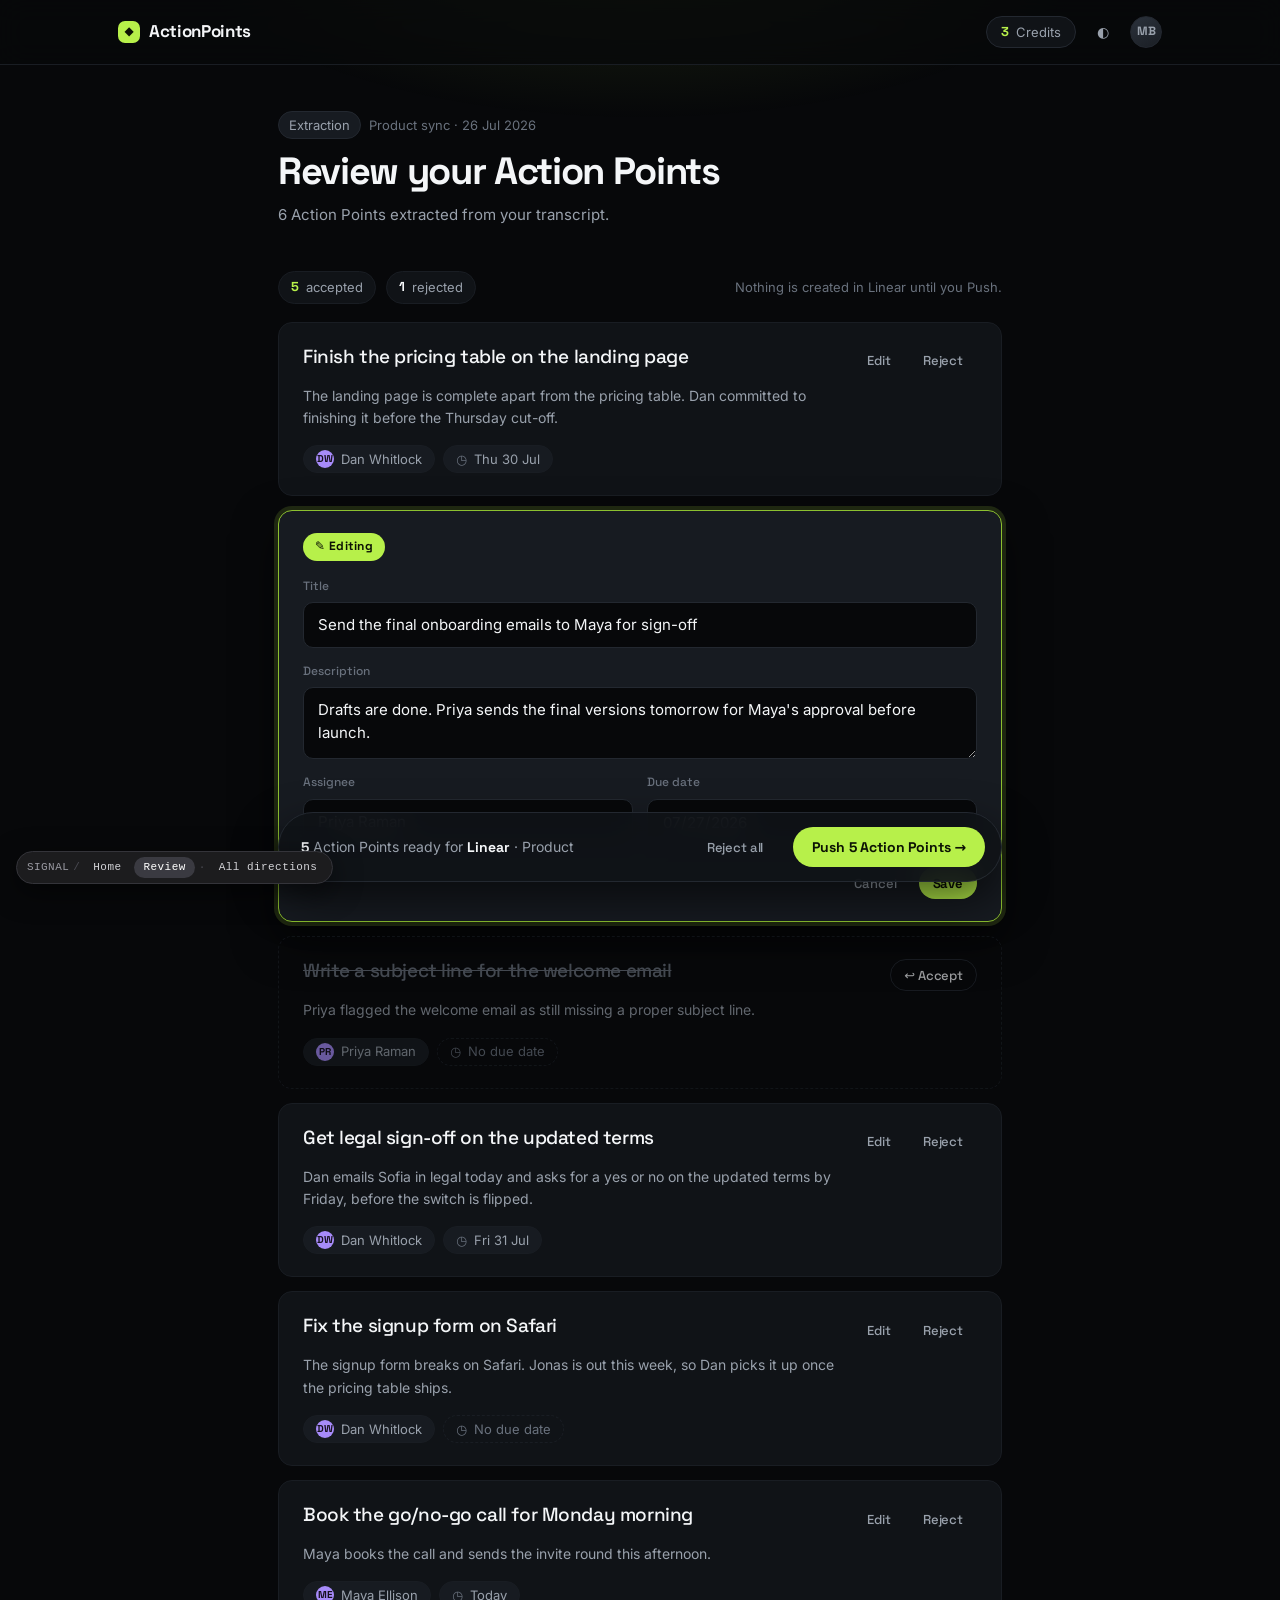
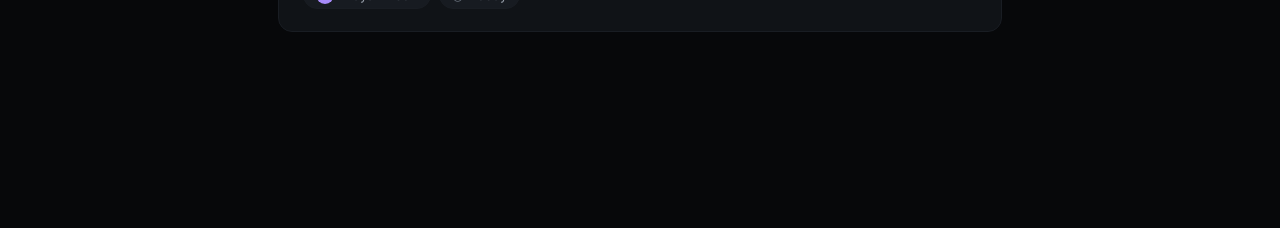
<file: docs/design/facelift-mockups/signal-review.html>
<!doctype html>
<html lang="en" data-theme="dark">
<head>
<meta charset="utf-8">
<meta name="viewport" content="width=device-width, initial-scale=1">
<title>Signal — Review — ActionPoints mockup</title>
<style>
  @font-face {
    font-family: 'Space Grotesk';
    src: url('fonts/SpaceGrotesk-var.woff2') format('woff2');
    font-weight: 300 700; font-style: normal; font-display: swap;
  }
  @font-face {
    font-family: 'Inter';
    src: url('fonts/Inter-var.woff2') format('woff2');
    font-weight: 100 900; font-style: normal; font-display: swap;
  }

  :root {
    --bg:          #07080a;
    --panel:       #101317;
    --panel-2:     #171b21;
    --border:      #232830;
    --border-soft: #191d23;
    --text:        #f4f6f8;
    --text-muted:  #99a1ac;
    --text-faint:  #69717d;
    --accent:      #b7f04a;
    --accent-dim:  #8cc02f;
    --accent-ink:  #0c1204;
    --accent-glow: rgba(183, 240, 74, .14);
    --violet:      #a78bfa;
    --danger:      #ff6b6b;
    --radius:      14px;
    --radius-sm:   10px;
    --display: 'Space Grotesk', system-ui, sans-serif;
  }

  * { box-sizing: border-box; }
  html { -webkit-font-smoothing: antialiased; }
  body {
    margin: 0; background: var(--bg); color: var(--text);
    font-family: 'Inter', system-ui, sans-serif; font-size: 15px; line-height: 1.6;
  }
  body::before {
    content: ""; position: fixed; inset: 0; pointer-events: none; z-index: 0;
    background: radial-gradient(700px 300px at 50% -10%, var(--accent-glow), transparent 70%);
  }
  main, header { position: relative; z-index: 1; }
  a { color: inherit; }

  .wrap { max-width: 1100px; margin: 0 auto; padding: 0 28px; }
  .col  { max-width: 780px; margin: 0 auto; padding-bottom: 100px; }

  /* ── Navigation shell ─────────────────────────────────────────── */
  .nav { position: sticky; top: 0; z-index: 20;
         background: rgba(7,8,10,.75); backdrop-filter: blur(14px);
         border-bottom: 1px solid var(--border-soft); }
  .nav-inner { display: flex; align-items: center; justify-content: space-between; height: 64px; }
  .wordmark {
    font-family: var(--display); font-weight: 700; font-size: 17px; letter-spacing: -0.02em;
    text-decoration: none; display: inline-flex; align-items: center; gap: 9px;
  }
  .wordmark .glyph {
    width: 22px; height: 22px; border-radius: 7px; background: var(--accent);
    display: grid; place-items: center; color: var(--accent-ink); font-size: 12px; font-weight: 700;
  }
  .nav-right { display: flex; align-items: center; gap: 8px; }
  .credits {
    display: inline-flex; align-items: center; gap: 7px; height: 32px; padding: 0 14px;
    border-radius: 999px; border: 1px solid var(--border); background: var(--panel);
    font-size: 13px; color: var(--text-muted); text-decoration: none;
  }
  .credits b { font-family: var(--display); color: var(--accent); font-weight: 700; }
  .credits:hover { border-color: var(--accent-dim); }
  .avatar {
    width: 32px; height: 32px; border-radius: 999px;
    background: linear-gradient(150deg, #2b323c, #1a1e24); border: 1px solid var(--border);
    display: grid; place-items: center;
    font-family: var(--display); font-size: 12px; font-weight: 700; color: var(--text-muted);
  }

  /* ── Controls ─────────────────────────────────────────────────── */
  .btn {
    display: inline-flex; align-items: center; justify-content: center; gap: 8px;
    height: 40px; padding: 0 18px; border-radius: 999px;
    border: 1px solid transparent; background: transparent; color: var(--text);
    font-family: var(--display); font-size: 14px; font-weight: 500; letter-spacing: -0.01em;
    cursor: pointer; text-decoration: none;
    transition: transform .12s ease, background .14s ease, border-color .14s ease, color .14s ease;
  }
  .btn:active { transform: translateY(1px); }
  .btn:focus-visible { outline: 2px solid var(--accent); outline-offset: 3px; }
  .btn-primary { background: var(--accent); color: var(--accent-ink); font-weight: 700; }
  .btn-primary:hover { background: #c8fa66; box-shadow: 0 0 0 6px var(--accent-glow); }
  .btn-outline { border-color: var(--border); color: var(--text); }
  .btn-outline:hover { border-color: #333b46; background: var(--panel); }
  .btn-ghost { color: var(--text-muted); }
  .btn-ghost:hover { color: var(--text); background: var(--panel-2); }
  .btn-sm { height: 32px; padding: 0 13px; font-size: 13px; }
  .btn-icon { width: 38px; padding: 0; }

  /* ── Review header ────────────────────────────────────────────── */
  .head { padding: 46px 0 22px; }
  .crumb {
    display: inline-flex; align-items: center; gap: 8px; font-size: 13px; color: var(--text-faint);
    margin-bottom: 12px;
  }
  .crumb .chip {
    border: 1px solid var(--border); border-radius: 999px; padding: 3px 10px; color: var(--text-muted);
  }
  .head h1 {
    font-family: var(--display); margin: 0;
    font-size: 38px; font-weight: 700; letter-spacing: -0.035em; line-height: 1.1;
  }
  .head p { margin: 10px 0 0; color: var(--text-muted); }

  .statusline {
    display: flex; align-items: center; gap: 10px; margin: 22px 0 18px;
    font-size: 13px; color: var(--text-faint);
  }
  .tally {
    display: inline-flex; align-items: center; gap: 7px; padding: 5px 12px;
    border-radius: 999px; background: var(--panel); border: 1px solid var(--border-soft);
    color: var(--text-muted); font-size: 13px;
  }
  .tally b { font-family: var(--display); color: var(--text); font-weight: 700; }
  .tally.is-accepted b { color: var(--accent); }
  .statusline .spacer { flex: 1; }

  /* ── Action Point cards ───────────────────────────────────────── */
  .points { list-style: none; margin: 0; padding: 0; display: grid; gap: 14px; }
  .point {
    position: relative; border: 1px solid var(--border-soft); border-radius: var(--radius);
    background: var(--panel); padding: 22px 24px;
    transition: border-color .15s ease, transform .15s ease, box-shadow .15s ease;
  }
  .point:hover { border-color: var(--border); transform: translateY(-1px);
                 box-shadow: 0 12px 30px rgba(0,0,0,.4); }
  .point-top { display: flex; align-items: flex-start; justify-content: space-between; gap: 18px; }
  .point h2 {
    font-family: var(--display); margin: 0;
    font-size: 19px; font-weight: 500; letter-spacing: -0.022em; line-height: 1.3;
  }
  .point .desc { margin: 8px 0 0; color: var(--text-muted); font-size: 14px; max-width: 60ch; }
  .point .actions { display: flex; gap: 4px; flex-shrink: 0; }

  .meta { display: flex; flex-wrap: wrap; gap: 8px; margin-top: 16px; }
  .chip {
    display: inline-flex; align-items: center; gap: 7px; height: 28px; padding: 0 12px;
    border-radius: 999px; background: var(--panel-2); border: 1px solid var(--border-soft);
    font-size: 13px; color: var(--text-muted);
  }
  .chip .ic { color: var(--text-faint); }
  .chip.is-empty { background: transparent; border-style: dashed; color: var(--text-faint); }
  .chip .who {
    width: 18px; height: 18px; border-radius: 999px; background: var(--violet);
    color: #17111f; display: grid; place-items: center;
    font-family: var(--display); font-size: 10px; font-weight: 700;
  }

  /* Rejected: dropped out of the Push, one tap from coming back. */
  .point.is-rejected { background: transparent; border-style: dashed; opacity: .62; }
  .point.is-rejected:hover { opacity: .85; transform: none; box-shadow: none; }
  .point.is-rejected h2 { text-decoration: line-through; color: var(--text-faint); }

  /* Editing: lifts, glows, and names itself. */
  .point.is-editing {
    border-color: var(--accent-dim); background: var(--panel-2);
    box-shadow: 0 0 0 4px var(--accent-glow), 0 18px 44px rgba(0,0,0,.55);
  }
  .editing-flag {
    display: inline-flex; align-items: center; gap: 7px; margin-bottom: 16px;
    font-family: var(--display); font-size: 12px; font-weight: 700; letter-spacing: .04em;
    color: var(--accent-ink); background: var(--accent); border-radius: 999px; padding: 4px 12px;
  }
  .field { display: block; margin-bottom: 14px; }
  .field > span {
    display: block; font-family: var(--display); font-size: 12px; font-weight: 500;
    color: var(--text-faint); margin-bottom: 6px;
  }
  input[type=text], input[type=date], textarea {
    display: block; width: 100%; font: inherit; font-size: 15px; color: var(--text);
    background: var(--bg); border: 1px solid var(--border); border-radius: var(--radius-sm);
    padding: 11px 14px; line-height: 1.5;
  }
  textarea { resize: vertical; min-height: 72px; }
  input:focus, textarea:focus { outline: none; border-color: var(--accent-dim);
                                box-shadow: 0 0 0 3px var(--accent-glow); }
  .field-row { display: grid; grid-template-columns: 1fr 1fr; gap: 14px; }
  .edit-actions { display: flex; justify-content: flex-end; gap: 8px; margin-top: 6px; }

  /* ── Sticky Push bar ──────────────────────────────────────────── */
  .pushbar {
    position: sticky; bottom: 18px; margin-top: 26px;
    display: flex; align-items: center; gap: 16px; padding: 14px 16px 14px 22px;
    border: 1px solid var(--border); border-radius: 999px;
    background: rgba(16,19,23,.92); backdrop-filter: blur(14px);
    box-shadow: 0 18px 44px rgba(0,0,0,.6);
  }
  .pushbar .summary { font-size: 14px; color: var(--text-muted); }
  .pushbar .summary b { font-family: var(--display); color: var(--text); font-weight: 700; }
  .pushbar .spacer { flex: 1; }

  /* ── Mockup scaffolding (not part of the design) ──────────────── */
  .mockup-nav {
    position: fixed; left: 16px; bottom: 16px; z-index: 90;
    display: flex; align-items: center; gap: 4px;
    padding: 5px 6px 5px 10px; border-radius: 999px;
    background: #1c1c1e; border: 1px solid #34343a;
    box-shadow: 0 8px 28px rgba(0,0,0,.5);
    font: 500 11px/1 ui-monospace, SFMono-Regular, Menlo, monospace;
    color: #9a9aa2; letter-spacing: .04em;
  }
  .mockup-nav a { text-decoration: none; color: #d4d4d8; padding: 5px 9px; border-radius: 999px; }
  .mockup-nav a:hover { background: #2a2a2e; }
  .mockup-nav a[aria-current] { background: #3a3a41; color: #fff; }
  .mockup-nav .sep { color: #4a4a52; }

  @media (max-width: 820px) {
    .wrap { padding: 0 18px; }
    .head h1 { font-size: 30px; }
    .field-row { grid-template-columns: 1fr; }
    .pushbar { border-radius: var(--radius); flex-wrap: wrap; }
  }
</style>
</head>
<body>

<header class="nav">
  <div class="wrap nav-inner">
    <a class="wordmark" href="signal-home.html"><span class="glyph">◆</span>ActionPoints</a>
    <div class="nav-right">
      <a class="credits" href="#"><b>3</b> Credits</a>
      <button class="btn btn-ghost btn-icon" title="Theme: dark" aria-label="Theme: dark">◐</button>
      <div class="avatar">MB</div>
    </div>
  </div>
</header>

<main class="wrap col">
  <div class="head">
    <span class="crumb"><span class="chip">Extraction</span> Product sync · 26 Jul 2026</span>
    <h1>Review your Action Points</h1>
    <p>6 Action Points extracted from your transcript.</p>
  </div>

  <div class="statusline">
    <span class="tally is-accepted"><b>5</b> accepted</span>
    <span class="tally"><b>1</b> rejected</span>
    <span class="spacer"></span>
    <span>Nothing is created in Linear until you Push.</span>
  </div>

  <ul class="points">

    <li class="point">
      <div class="point-top">
        <h2>Finish the pricing table on the landing page</h2>
        <div class="actions">
          <button class="btn btn-ghost btn-sm">Edit</button>
          <button class="btn btn-ghost btn-sm">Reject</button>
        </div>
      </div>
      <p class="desc">The landing page is complete apart from the pricing table. Dan committed to finishing it before the Thursday cut-off.</p>
      <div class="meta">
        <span class="chip"><span class="who">DW</span>Dan Whitlock</span>
        <span class="chip"><span class="ic">◷</span>Thu 30 Jul</span>
      </div>
    </li>

    <li class="point is-editing">
      <span class="editing-flag">✎ Editing</span>
      <label class="field">
        <span>Title</span>
        <input type="text" value="Send the final onboarding emails to Maya for sign-off">
      </label>
      <label class="field">
        <span>Description</span>
        <textarea>Drafts are done. Priya sends the final versions tomorrow for Maya's approval before launch.</textarea>
      </label>
      <div class="field-row">
        <label class="field">
          <span>Assignee</span>
          <input type="text" value="Priya Raman">
        </label>
        <label class="field">
          <span>Due date</span>
          <input type="date" value="2026-07-27">
        </label>
      </div>
      <div class="edit-actions">
        <button class="btn btn-ghost btn-sm">Cancel</button>
        <button class="btn btn-primary btn-sm">Save</button>
      </div>
    </li>

    <li class="point is-rejected">
      <div class="point-top">
        <h2>Write a subject line for the welcome email</h2>
        <div class="actions">
          <button class="btn btn-outline btn-sm">↩ Accept</button>
        </div>
      </div>
      <p class="desc">Priya flagged the welcome email as still missing a proper subject line.</p>
      <div class="meta">
        <span class="chip"><span class="who">PR</span>Priya Raman</span>
        <span class="chip is-empty"><span class="ic">◷</span>No due date</span>
      </div>
    </li>

    <li class="point">
      <div class="point-top">
        <h2>Get legal sign-off on the updated terms</h2>
        <div class="actions">
          <button class="btn btn-ghost btn-sm">Edit</button>
          <button class="btn btn-ghost btn-sm">Reject</button>
        </div>
      </div>
      <p class="desc">Dan emails Sofia in legal today and asks for a yes or no on the updated terms by Friday, before the switch is flipped.</p>
      <div class="meta">
        <span class="chip"><span class="who">DW</span>Dan Whitlock</span>
        <span class="chip"><span class="ic">◷</span>Fri 31 Jul</span>
      </div>
    </li>

    <li class="point">
      <div class="point-top">
        <h2>Fix the signup form on Safari</h2>
        <div class="actions">
          <button class="btn btn-ghost btn-sm">Edit</button>
          <button class="btn btn-ghost btn-sm">Reject</button>
        </div>
      </div>
      <p class="desc">The signup form breaks on Safari. Jonas is out this week, so Dan picks it up once the pricing table ships.</p>
      <div class="meta">
        <span class="chip"><span class="who">DW</span>Dan Whitlock</span>
        <span class="chip is-empty"><span class="ic">◷</span>No due date</span>
      </div>
    </li>

    <li class="point">
      <div class="point-top">
        <h2>Book the go/no-go call for Monday morning</h2>
        <div class="actions">
          <button class="btn btn-ghost btn-sm">Edit</button>
          <button class="btn btn-ghost btn-sm">Reject</button>
        </div>
      </div>
      <p class="desc">Maya books the call and sends the invite round this afternoon.</p>
      <div class="meta">
        <span class="chip"><span class="who">ME</span>Maya Ellison</span>
        <span class="chip"><span class="ic">◷</span>Today</span>
      </div>
    </li>

  </ul>

  <div class="pushbar">
    <span class="summary"><b>5</b> Action Points ready for <b>Linear</b> · Product</span>
    <span class="spacer"></span>
    <button class="btn btn-ghost btn-sm">Reject all</button>
    <button class="btn btn-primary">Push 5 Action Points →</button>
  </div>
</main>

<div class="mockup-nav">
  SIGNAL <span class="sep">/</span>
  <a href="signal-home.html">Home</a>
  <a href="signal-review.html" aria-current="page">Review</a>
  <span class="sep">·</span>
  <a href="index.html">All directions</a>
</div>

</body>
</html>
</file>
